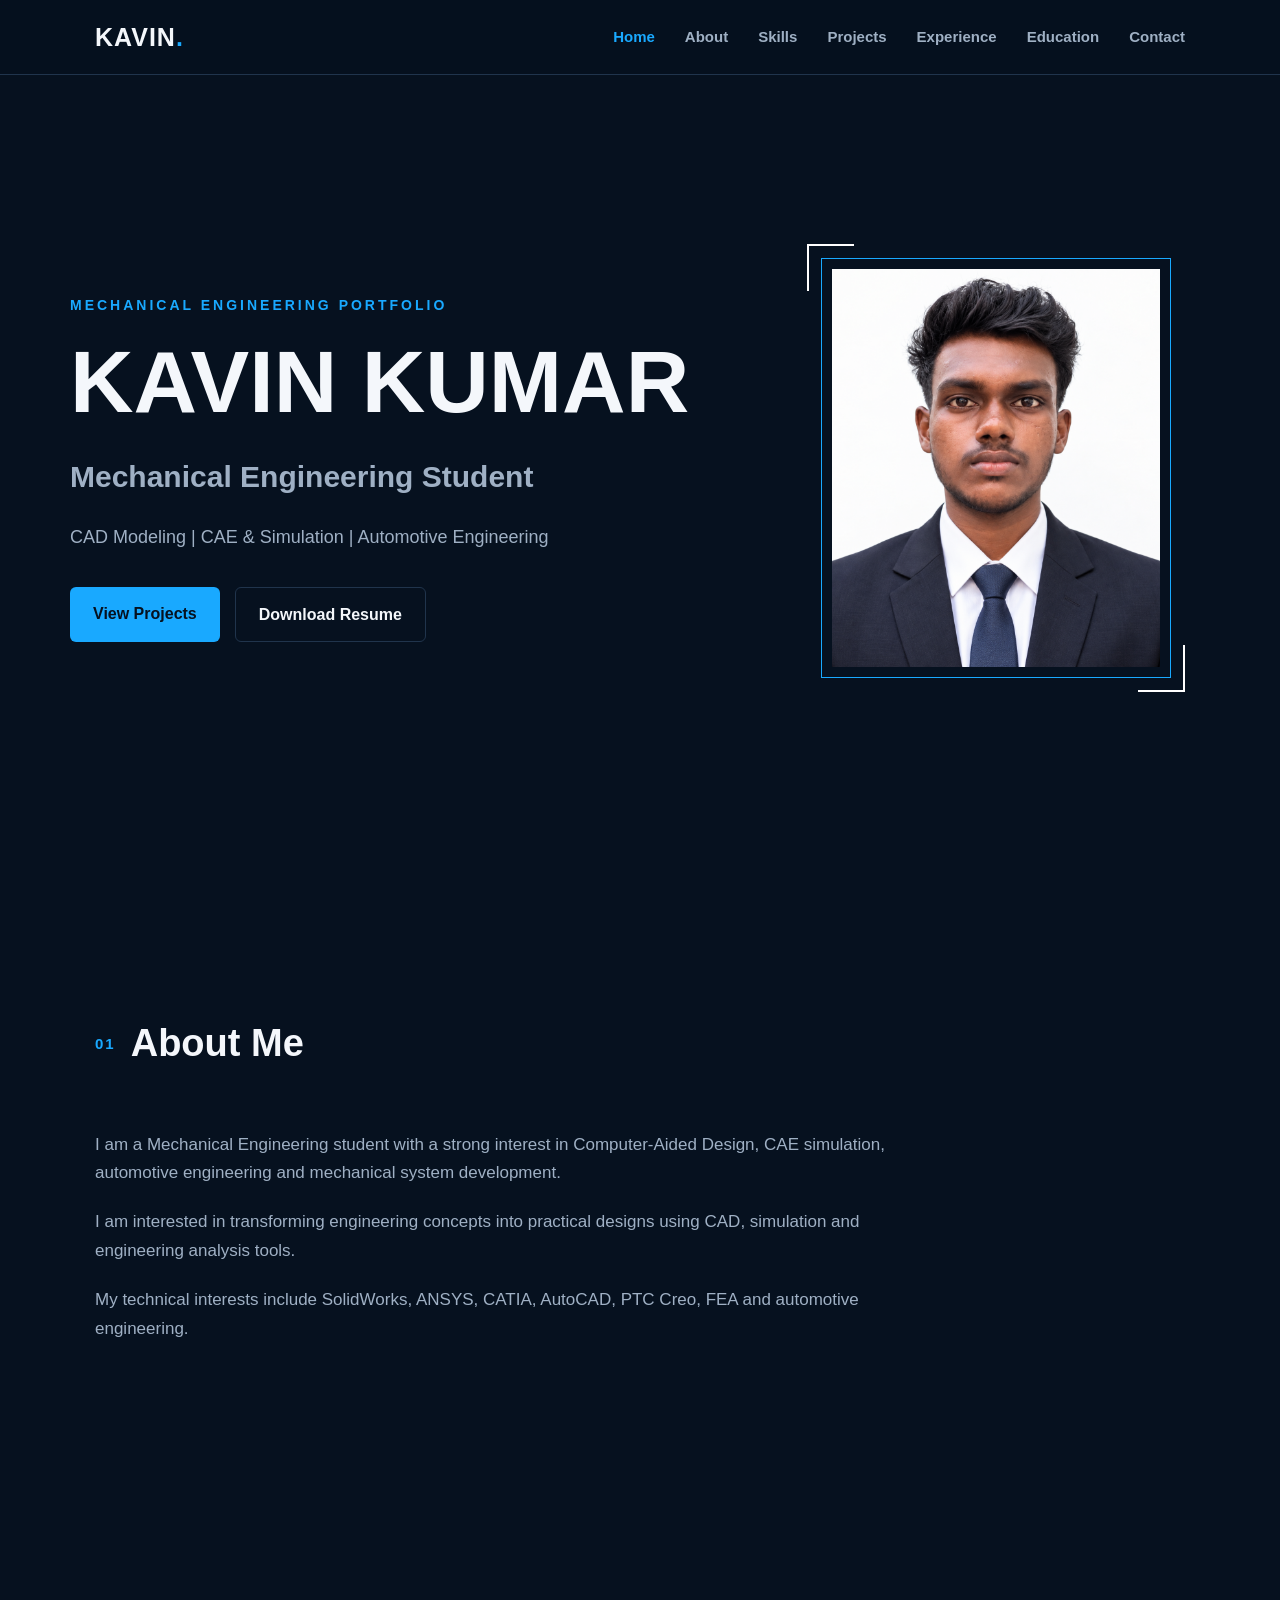
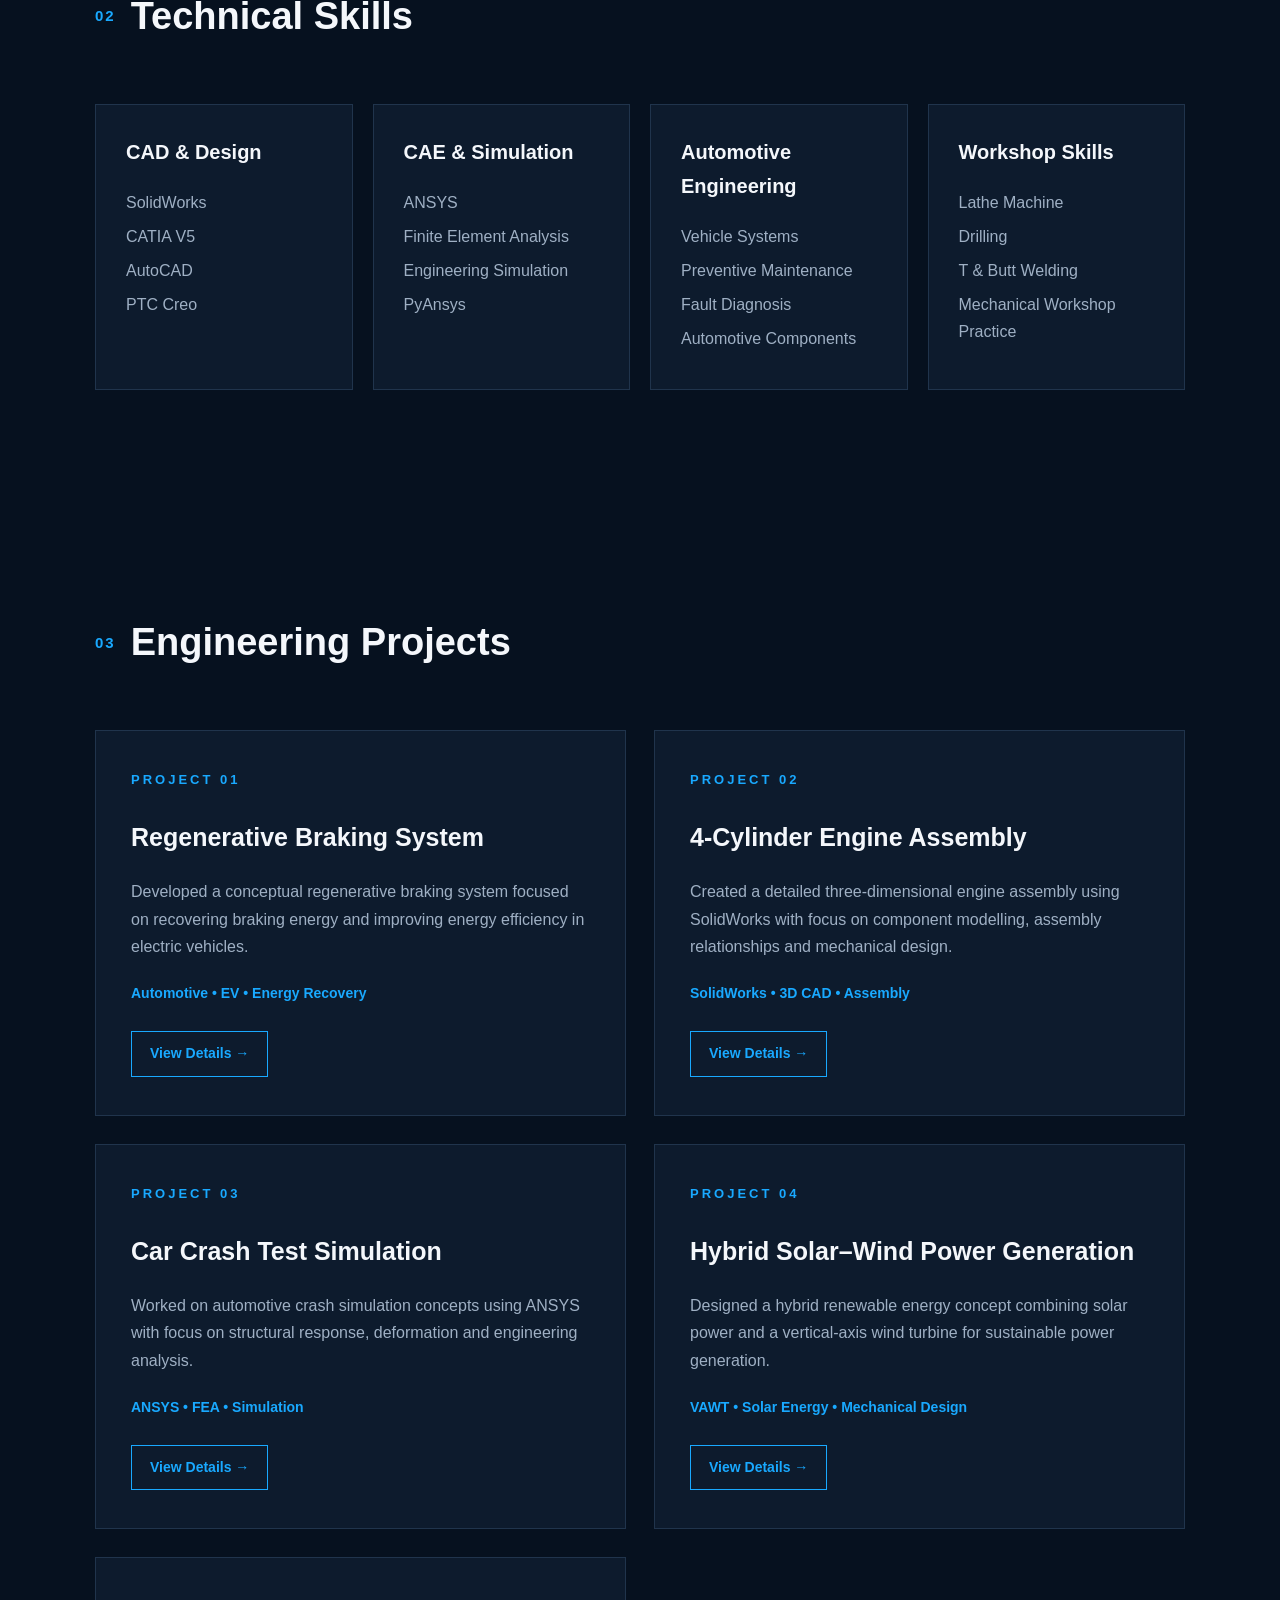
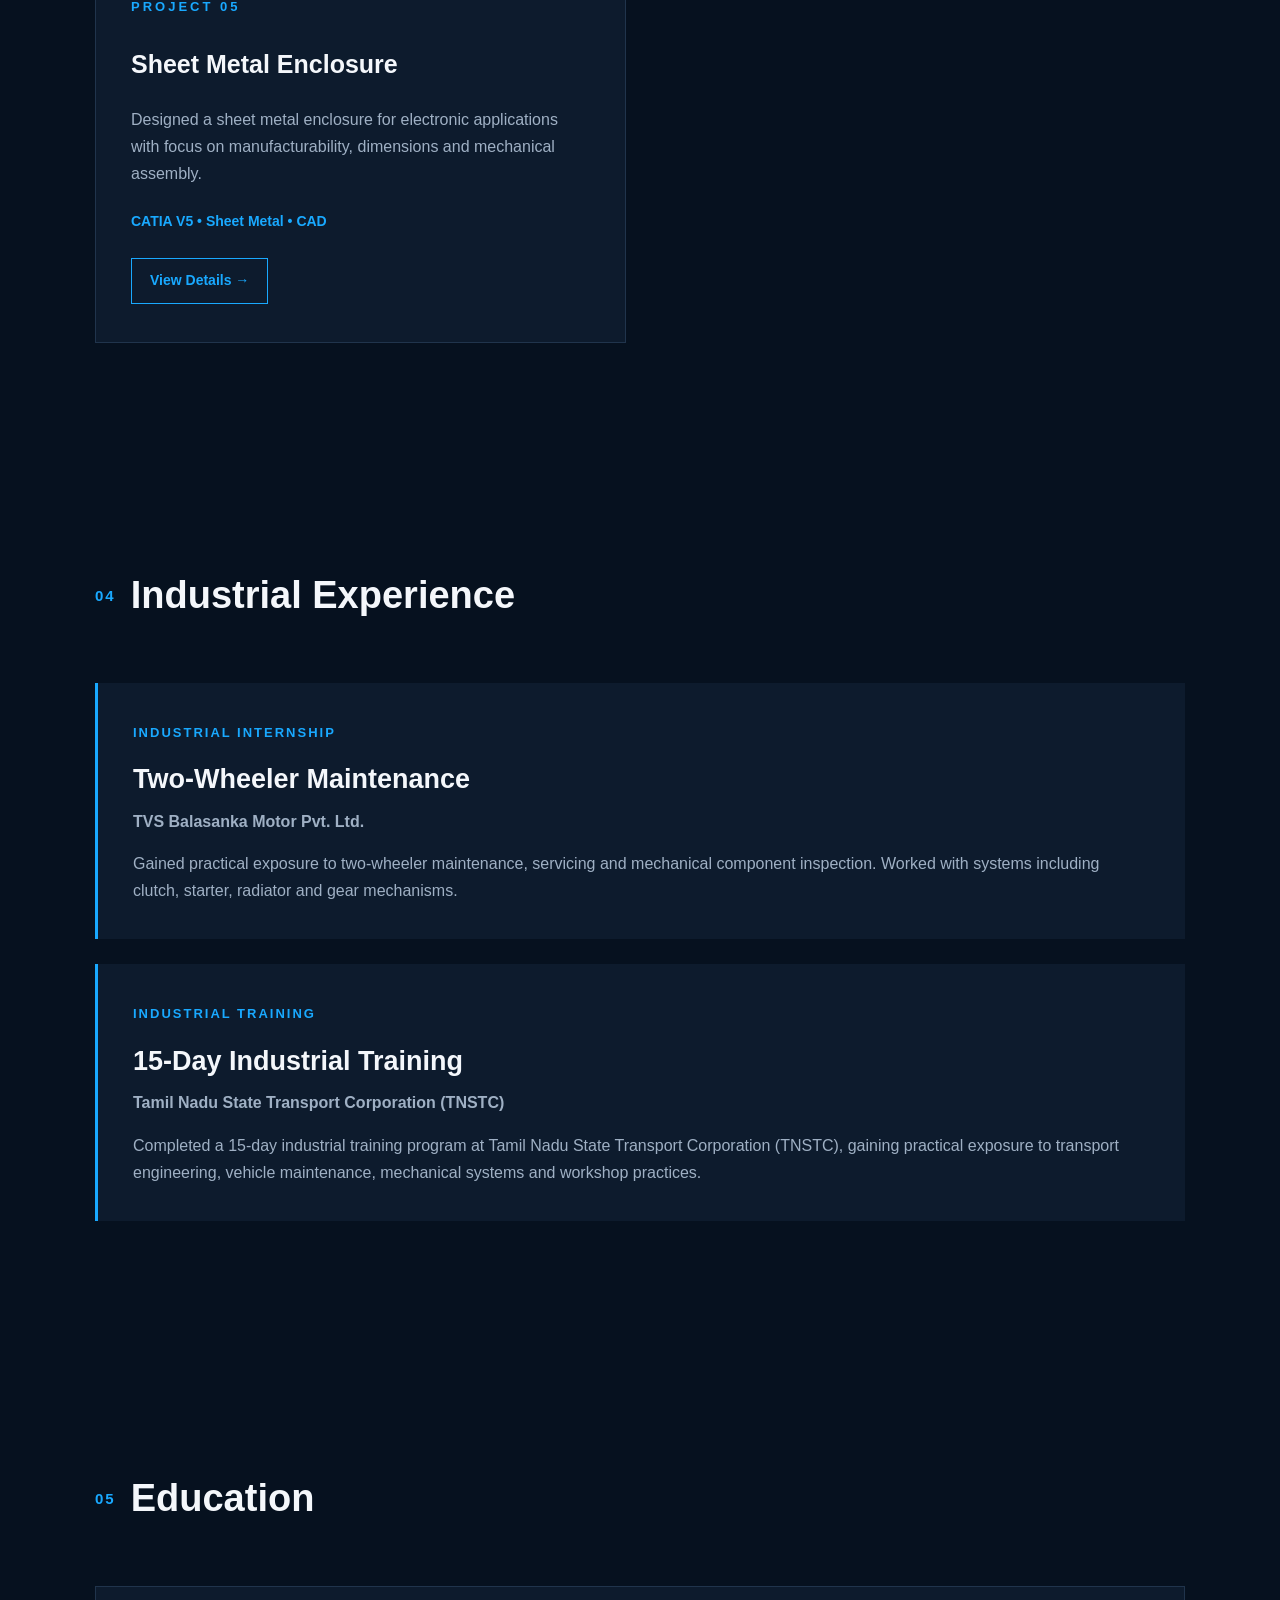
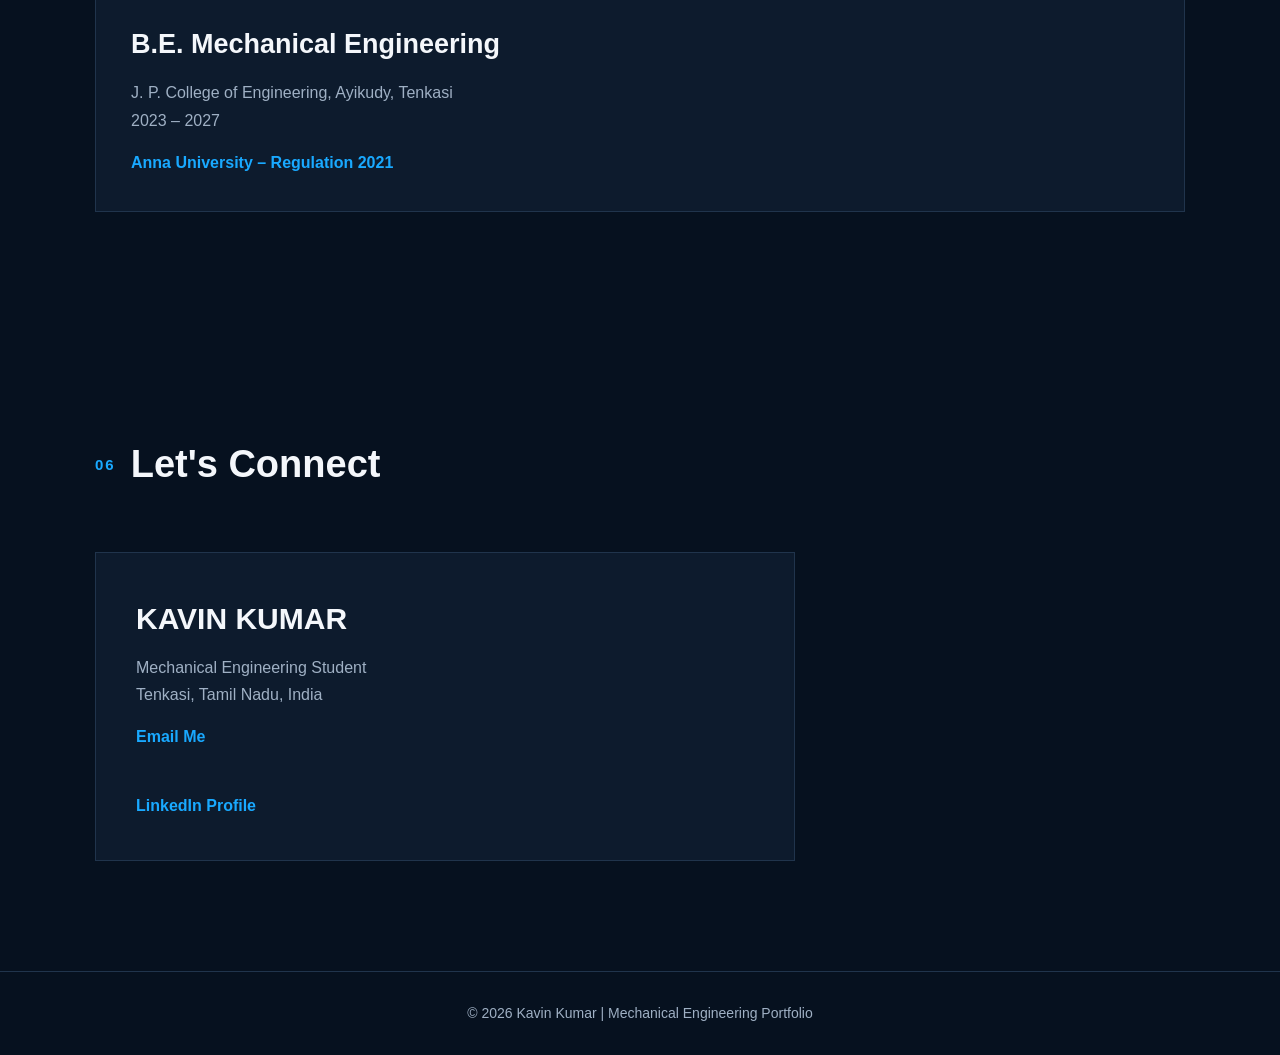
<file: index.html>
<!DOCTYPE html>
<html lang="en">

<head>
    <meta charset="UTF-8">
    <meta name="viewport" content="width=device-width, initial-scale=1.0">

    <title>Kavin Kumar | Mechanical Engineering Portfolio</title>

    <meta name="description"
        content="Kavin Kumar - Mechanical Engineering student portfolio featuring CAD modeling, CAE simulation, automotive engineering projects, technical skills, industrial experience and resume.">

    <link rel="stylesheet" href="style.css">
</head>

<body>

    <!-- ================= HEADER ================= -->

    <header>
        <nav>

            <div class="logo">
                KAVIN<span>.</span>
            </div>

            <ul>
                <li><a href="#home">Home</a></li>
                <li><a href="#about">About</a></li>
                <li><a href="#skills">Skills</a></li>
                <li><a href="#projects">Projects</a></li>
                <li><a href="#experience">Experience</a></li>
                <li><a href="#education">Education</a></li>
                <li><a href="#contact">Contact</a></li>
            </ul>

        </nav>
    </header>


    <!-- ================= HERO ================= -->

    <section id="home" class="hero">

        <div class="hero-content">

            <p class="tag">
                MECHANICAL ENGINEERING PORTFOLIO
            </p>

            <h1>
                KAVIN KUMAR
            </h1>

            <h2>
                Mechanical Engineering Student
            </h2>

            <p class="hero-description">
                CAD Modeling | CAE & Simulation | Automotive Engineering
            </p>

            <div class="hero-buttons">

                <a href="#projects" class="btn primary">
                    View Projects
                </a>

                <a href="resume.pdf"
                   class="btn secondary"
                   download>
                    Download Resume
                </a>

            </div>

        </div>


        <!-- PROFILE IMAGE -->

        <div class="hero-image">

            <div class="image-frame">

                <img src="profile.png"
                     alt="Kavin Kumar - Mechanical Engineering Student">

            </div>

        </div>

    </section>


    <!-- ================= ABOUT ================= -->

    <section id="about">

        <div class="section-title">

            <span>01</span>

            <h2>
                About Me
            </h2>

        </div>


        <div class="about-content">

            <p>
                I am a Mechanical Engineering student with a strong
                interest in Computer-Aided Design, CAE simulation,
                automotive engineering and mechanical system development.
            </p>

            <p>
                I am interested in transforming engineering concepts
                into practical designs using CAD, simulation and
                engineering analysis tools.
            </p>

            <p>
                My technical interests include SolidWorks, ANSYS,
                CATIA, AutoCAD, PTC Creo, FEA and automotive engineering.
            </p>

        </div>

    </section>


    <!-- ================= SKILLS ================= -->

    <section id="skills">

        <div class="section-title">

            <span>02</span>

            <h2>
                Technical Skills
            </h2>

        </div>


        <div class="skills-grid">


            <!-- CAD -->

            <div class="skill-card">

                <h3>
                    CAD & Design
                </h3>

                <p>
                    SolidWorks
                </p>

                <p>
                    CATIA V5
                </p>

                <p>
                    AutoCAD
                </p>

                <p>
                    PTC Creo
                </p>

            </div>


            <!-- CAE -->

            <div class="skill-card">

                <h3>
                    CAE & Simulation
                </h3>

                <p>
                    ANSYS
                </p>

                <p>
                    Finite Element Analysis
                </p>

                <p>
                    Engineering Simulation
                </p>

                <p>
                    PyAnsys
                </p>

            </div>


            <!-- AUTOMOTIVE -->

            <div class="skill-card">

                <h3>
                    Automotive Engineering
                </h3>

                <p>
                    Vehicle Systems
                </p>

                <p>
                    Preventive Maintenance
                </p>

                <p>
                    Fault Diagnosis
                </p>

                <p>
                    Automotive Components
                </p>

            </div>


            <!-- WORKSHOP -->

            <div class="skill-card">

                <h3>
                    Workshop Skills
                </h3>

                <p>
                    Lathe Machine
                </p>

                <p>
                    Drilling
                </p>

                <p>
                    T & Butt Welding
                </p>

                <p>
                    Mechanical Workshop Practice
                </p>

            </div>

        </div>

    </section>


    <!-- ================= PROJECTS ================= -->

    <section id="projects">

        <div class="section-title">

            <span>03</span>

            <h2>
                Engineering Projects
            </h2>

        </div>


        <div class="projects-grid">


            <!-- PROJECT 01 -->

            <article class="project-card">

                <span class="project-number">
                    PROJECT 01
                </span>

                <h3>
                    Regenerative Braking System
                </h3>

                <p>
                    Developed a conceptual regenerative braking system
                    focused on recovering braking energy and improving
                    energy efficiency in electric vehicles.
                </p>

                <div class="project-tech">
                    Automotive • EV • Energy Recovery
                </div>

                <a href="regenerative-braking.html"
                   class="project-btn">

                    View Details →

                </a>

            </article>


            <!-- PROJECT 02 -->

            <article class="project-card">

                <span class="project-number">
                    PROJECT 02
                </span>

                <h3>
                    4-Cylinder Engine Assembly
                </h3>

                <p>
                    Created a detailed three-dimensional engine assembly
                    using SolidWorks with focus on component modelling,
                    assembly relationships and mechanical design.
                </p>

                <div class="project-tech">
                    SolidWorks • 3D CAD • Assembly
                </div>

                <a href="engine-assembly.html"
                   class="project-btn">

                    View Details →

                </a>

            </article>


            <!-- PROJECT 03 -->

            <article class="project-card">

                <span class="project-number">
                    PROJECT 03
                </span>

                <h3>
                    Car Crash Test Simulation
                </h3>

                <p>
                    Worked on automotive crash simulation concepts using
                    ANSYS with focus on structural response, deformation
                    and engineering analysis.
                </p>

                <div class="project-tech">
                    ANSYS • FEA • Simulation
                </div>

                <a href="car-crash.html"
                   class="project-btn">

                    View Details →

                </a>

            </article>


            <!-- PROJECT 04 -->

            <article class="project-card">

                <span class="project-number">
                    PROJECT 04
                </span>

                <h3>
                    Hybrid Solar–Wind Power Generation
                </h3>

                <p>
                    Designed a hybrid renewable energy concept combining
                    solar power and a vertical-axis wind turbine for
                    sustainable power generation.
                </p>

                <div class="project-tech">
                    VAWT • Solar Energy • Mechanical Design
                </div>

                <a href="hybrid-solar-wind.html"
                   class="project-btn">

                    View Details →

                </a>

            </article>


            <!-- PROJECT 05 -->

            <article class="project-card">

                <span class="project-number">
                    PROJECT 05
                </span>

                <h3>
                    Sheet Metal Enclosure
                </h3>

                <p>
                    Designed a sheet metal enclosure for electronic
                    applications with focus on manufacturability,
                    dimensions and mechanical assembly.
                </p>

                <div class="project-tech">
                    CATIA V5 • Sheet Metal • CAD
                </div>

                <a href="sheet-metal-enclosure.html"
                   class="project-btn">

                    View Details →

                </a>

            </article>

        </div>

    </section>


    <!-- ================= EXPERIENCE ================= -->

    <section id="experience">

        <div class="section-title">

            <span>04</span>

            <h2>
                Industrial Experience
            </h2>

        </div>


        <!-- TVS INTERNSHIP -->

        <div class="experience-item">

            <span>
                INDUSTRIAL INTERNSHIP
            </span>

            <h3>
                Two-Wheeler Maintenance
            </h3>

            <h4>
                TVS Balasanka Motor Pvt. Ltd.
            </h4>

            <p>
                Gained practical exposure to two-wheeler maintenance,
                servicing and mechanical component inspection.
                Worked with systems including clutch, starter,
                radiator and gear mechanisms.
            </p>

        </div>


        <!-- TNSTC INDUSTRIAL TRAINING -->

        <div class="experience-item">

            <span>
                INDUSTRIAL TRAINING
            </span>

            <h3>
                15-Day Industrial Training
            </h3>

            <h4>
                Tamil Nadu State Transport Corporation (TNSTC)
            </h4>

            <p>
                Completed a 15-day industrial training program at
                Tamil Nadu State Transport Corporation (TNSTC),
                gaining practical exposure to transport engineering,
                vehicle maintenance, mechanical systems and
                workshop practices.
            </p>

        </div>

    </section>


    <!-- ================= EDUCATION ================= -->

    <section id="education">

        <div class="section-title">

            <span>05</span>

            <h2>
                Education
            </h2>

        </div>


        <div class="education-card">

            <h3>
                B.E. Mechanical Engineering
            </h3>

            <p>
                J. P. College of Engineering, Ayikudy, Tenkasi
            </p>

            <p>
                2023 – 2027
            </p>

            <strong>
                Anna University – Regulation 2021
            </strong>

        </div>

    </section>


    <!-- ================= CONTACT ================= -->

    <section id="contact">

        <div class="section-title">

            <span>06</span>

            <h2>
                Let's Connect
            </h2>

        </div>


        <div class="contact-content">

            <h3>
                KAVIN KUMAR
            </h3>

            <p>
                Mechanical Engineering Student
            </p>

            <p>
                Tenkasi, Tamil Nadu, India
            </p>


            <a href="mailto:kavinkumar2k5@gmail.com">
                Email Me
            </a>


            <br>
            <br>


            <a href="https://linkedin.com/in/kavinkumar-m-a1230a357"
               target="_blank"
               rel="noopener noreferrer">

                LinkedIn Profile

            </a>

        </div>

    </section>


    <!-- ================= FOOTER ================= -->

    <footer>

        <p>
            © 2026 Kavin Kumar | Mechanical Engineering Portfolio
        </p>

    </footer>


    <script src="script.js"></script>

</body>

</html>
</file>
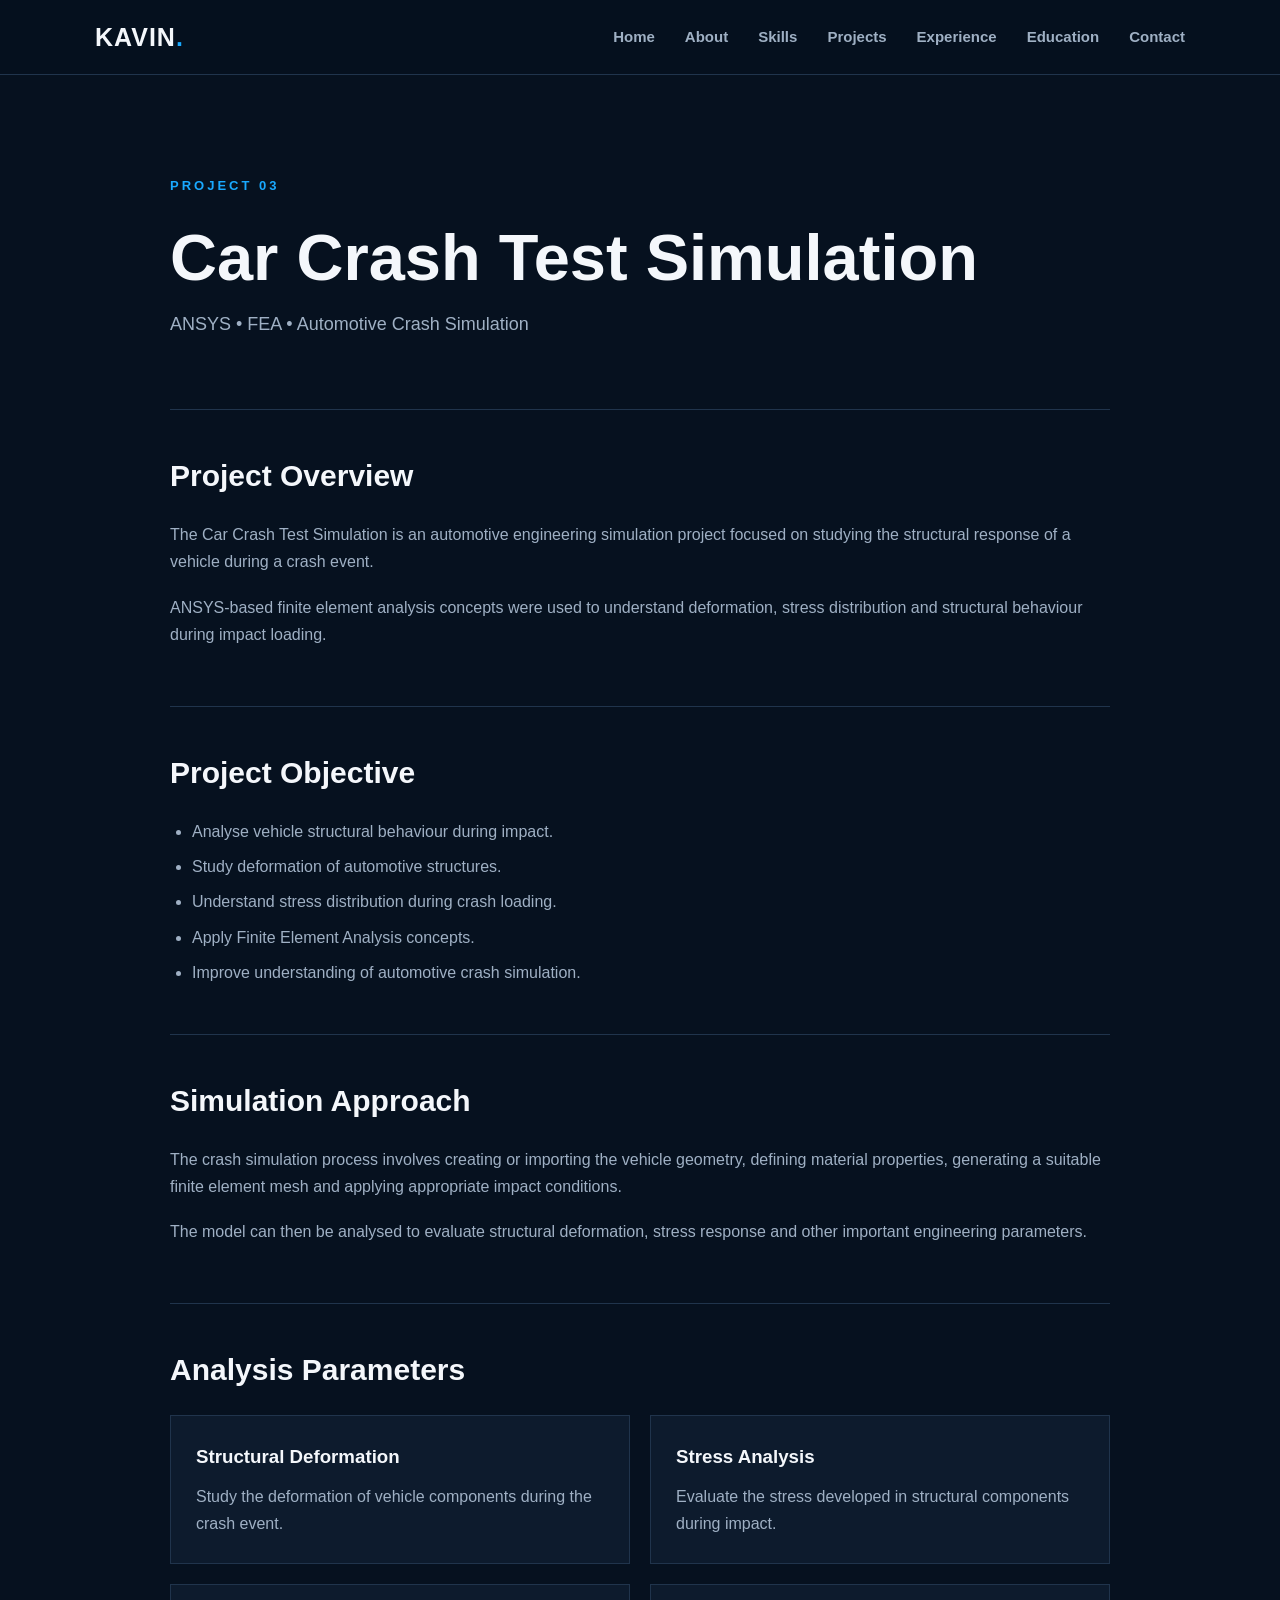
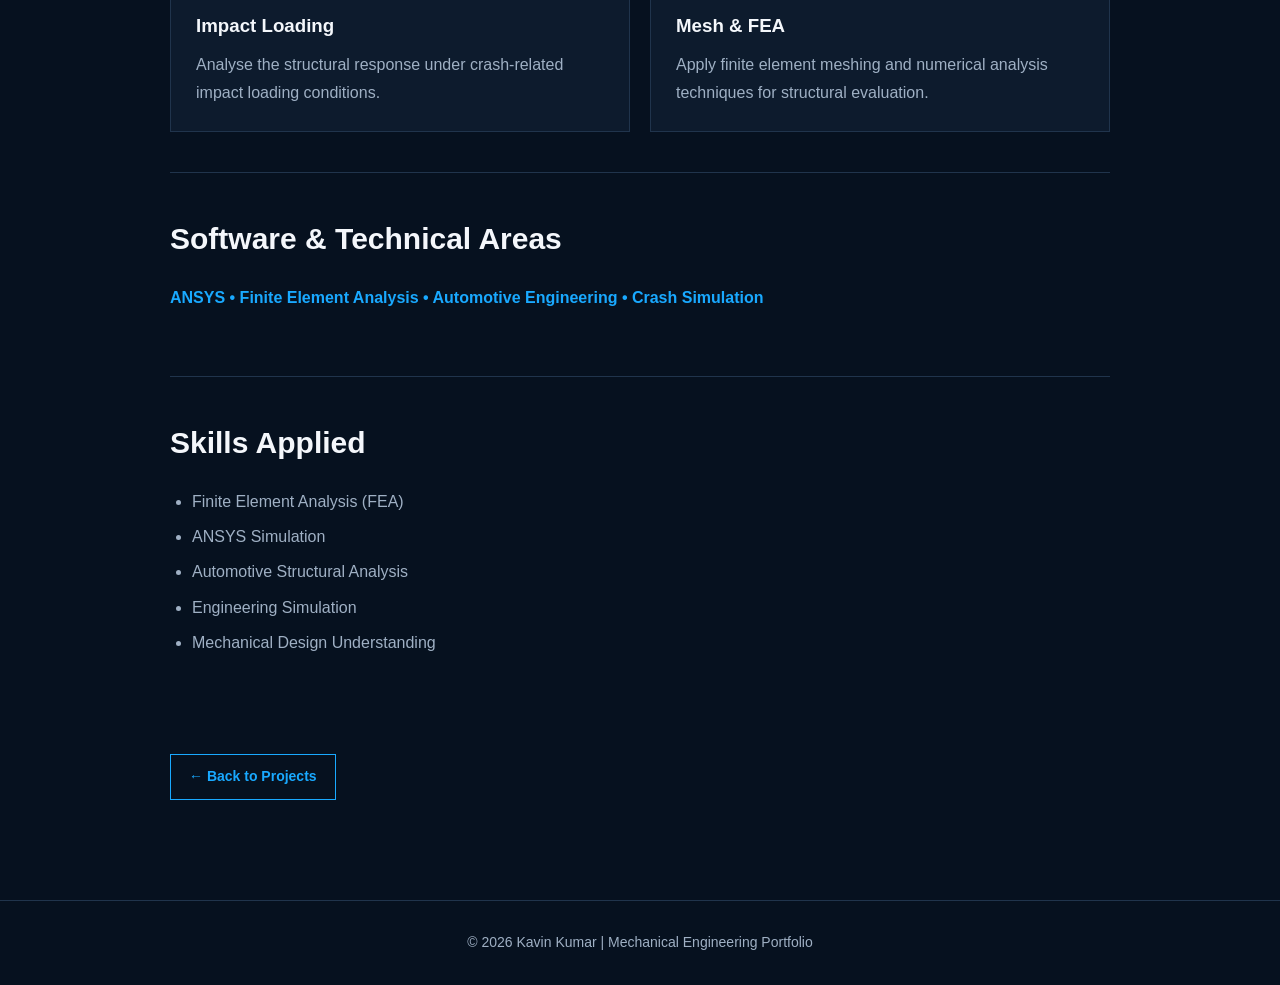
<file: car-crash.html>
<!DOCTYPE html>
<html lang="en">

<head>
    <meta charset="UTF-8">
    <meta name="viewport" content="width=device-width, initial-scale=1.0">

    <title>Car Crash Test Simulation | Kavin Kumar</title>

    <link rel="stylesheet" href="../style.css">
</head>

<body>

    <header>

        <nav>

            <div class="logo">
                KAVIN<span>.</span>
            </div>

            <ul>

                <li>
                    <a href="../index.html">
                        Home
                    </a>
                </li>

                <li>
                    <a href="../index.html#about">
                        About
                    </a>
                </li>

                <li>
                    <a href="../index.html#skills">
                        Skills
                    </a>
                </li>

                <li>
                    <a href="../index.html#projects">
                        Projects
                    </a>
                </li>

                <li>
                    <a href="../index.html#experience">
                        Experience
                    </a>
                </li>

                <li>
                    <a href="../index.html#education">
                        Education
                    </a>
                </li>

                <li>
                    <a href="../index.html#contact">
                        Contact
                    </a>
                </li>

            </ul>

        </nav>

    </header>


    <main class="project-details">


        <!-- PROJECT HEADER -->

        <div class="project-header">

            <span class="project-number">
                PROJECT 03
            </span>

            <h1>
                Car Crash Test Simulation
            </h1>

            <p>
                ANSYS • FEA • Automotive Crash Simulation
            </p>

        </div>


        <!-- PROJECT OVERVIEW -->

        <section class="project-section">

            <h2>
                Project Overview
            </h2>

            <p>
                The Car Crash Test Simulation is an automotive
                engineering simulation project focused on studying
                the structural response of a vehicle during a
                crash event.
            </p>

            <p>
                ANSYS-based finite element analysis concepts were
                used to understand deformation, stress distribution
                and structural behaviour during impact loading.
            </p>

        </section>


        <!-- PROJECT OBJECTIVE -->

        <section class="project-section">

            <h2>
                Project Objective
            </h2>

            <ul>

                <li>
                    Analyse vehicle structural behaviour during impact.
                </li>

                <li>
                    Study deformation of automotive structures.
                </li>

                <li>
                    Understand stress distribution during crash loading.
                </li>

                <li>
                    Apply Finite Element Analysis concepts.
                </li>

                <li>
                    Improve understanding of automotive crash simulation.
                </li>

            </ul>

        </section>


        <!-- SIMULATION APPROACH -->

        <section class="project-section">

            <h2>
                Simulation Approach
            </h2>

            <p>
                The crash simulation process involves creating or
                importing the vehicle geometry, defining material
                properties, generating a suitable finite element mesh
                and applying appropriate impact conditions.
            </p>

            <p>
                The model can then be analysed to evaluate structural
                deformation, stress response and other important
                engineering parameters.
            </p>

        </section>


        <!-- ANALYSIS PARAMETERS -->

        <section class="project-section">

            <h2>
                Analysis Parameters
            </h2>

            <div class="component-grid">


                <div class="component-card">

                    <h3>
                        Structural Deformation
                    </h3>

                    <p>
                        Study the deformation of vehicle components
                        during the crash event.
                    </p>

                </div>


                <div class="component-card">

                    <h3>
                        Stress Analysis
                    </h3>

                    <p>
                        Evaluate the stress developed in structural
                        components during impact.
                    </p>

                </div>


                <div class="component-card">

                    <h3>
                        Impact Loading
                    </h3>

                    <p>
                        Analyse the structural response under
                        crash-related impact loading conditions.
                    </p>

                </div>


                <div class="component-card">

                    <h3>
                        Mesh & FEA
                    </h3>

                    <p>
                        Apply finite element meshing and numerical
                        analysis techniques for structural evaluation.
                    </p>

                </div>


            </div>

        </section>


        <!-- SOFTWARE -->

        <section class="project-section">

            <h2>
                Software & Technical Areas
            </h2>

            <div class="project-tech large-tech">

                ANSYS • Finite Element Analysis •
                Automotive Engineering • Crash Simulation

            </div>

        </section>


        <!-- SKILLS -->

        <section class="project-section">

            <h2>
                Skills Applied
            </h2>

            <ul>

                <li>
                    Finite Element Analysis (FEA)
                </li>

                <li>
                    ANSYS Simulation
                </li>

                <li>
                    Automotive Structural Analysis
                </li>

                <li>
                    Engineering Simulation
                </li>

                <li>
                    Mechanical Design Understanding
                </li>

            </ul>

        </section>


        <!-- BACK BUTTON -->

        <div class="project-navigation">

            <a
                href="../index.html#projects"
                class="project-btn"
            >
                ← Back to Projects
            </a>

        </div>


    </main>


    <footer>

        <p>
            © 2026 Kavin Kumar | Mechanical Engineering Portfolio
        </p>

    </footer>


    <script src="../script.js"></script>

</body>

</html>
</file>
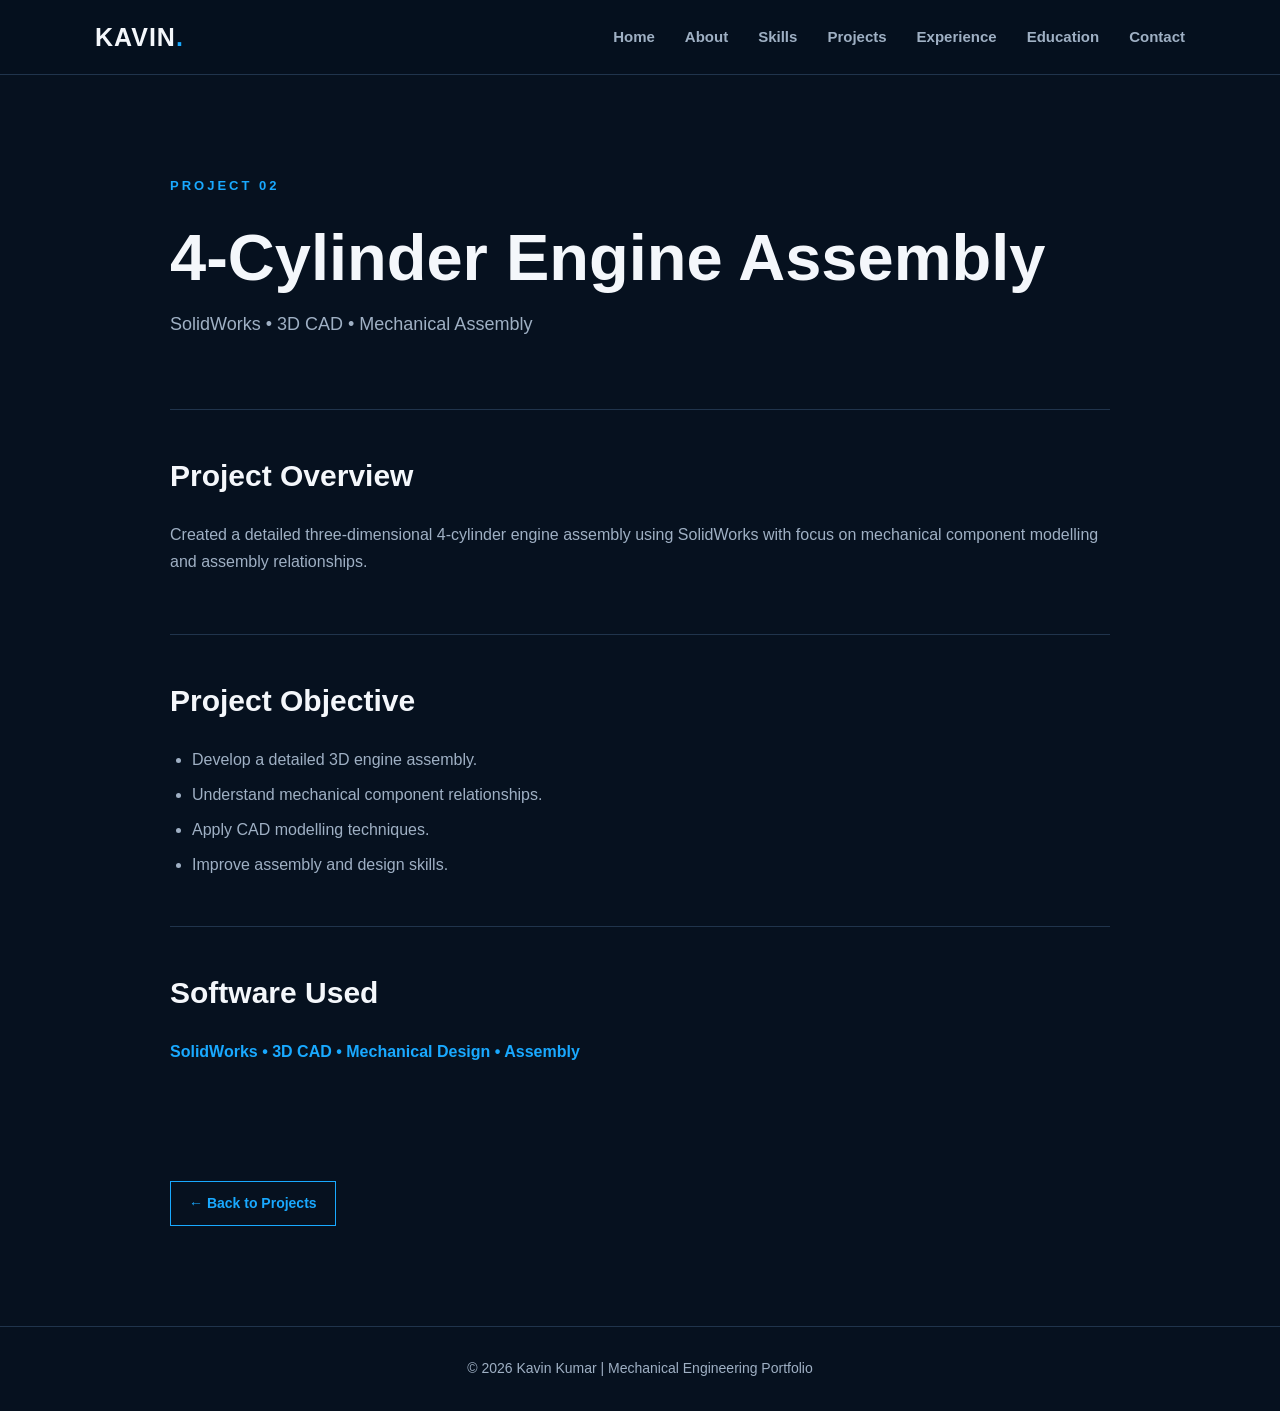
<file: engine-assembly.html>
<!DOCTYPE html>
<html lang="en">

<head>
    <meta charset="UTF-8">
    <meta name="viewport" content="width=device-width, initial-scale=1.0">

    <title>4-Cylinder Engine Assembly | Kavin Kumar</title>

    <link rel="stylesheet" href="../style.css">
</head>

<body>

    <header>

        <nav>

            <div class="logo">
                KAVIN<span>.</span>
            </div>

            <ul>
                <li><a href="../index.html">Home</a></li>
                <li><a href="../index.html#about">About</a></li>
                <li><a href="../index.html#skills">Skills</a></li>
                <li><a href="../index.html#projects">Projects</a></li>
                <li><a href="../index.html#experience">Experience</a></li>
                <li><a href="../index.html#education">Education</a></li>
                <li><a href="../index.html#contact">Contact</a></li>
            </ul>

        </nav>

    </header>


    <main class="project-details">

        <div class="project-header">

            <span class="project-number">
                PROJECT 02
            </span>

            <h1>
                4-Cylinder Engine Assembly
            </h1>

            <p>
                SolidWorks • 3D CAD • Mechanical Assembly
            </p>

        </div>


        <section class="project-section">

            <h2>
                Project Overview
            </h2>

            <p>
                Created a detailed three-dimensional 4-cylinder engine
                assembly using SolidWorks with focus on mechanical
                component modelling and assembly relationships.
            </p>

        </section>


        <section class="project-section">

            <h2>
                Project Objective
            </h2>

            <ul>
                <li>Develop a detailed 3D engine assembly.</li>
                <li>Understand mechanical component relationships.</li>
                <li>Apply CAD modelling techniques.</li>
                <li>Improve assembly and design skills.</li>
            </ul>

        </section>


        <section class="project-section">

            <h2>
                Software Used
            </h2>

            <div class="project-tech large-tech">
                SolidWorks • 3D CAD • Mechanical Design • Assembly
            </div>

        </section>


        <div class="project-navigation">

            <a
                href="../index.html#projects"
                class="project-btn"
            >
                ← Back to Projects
            </a>

        </div>

    </main>


    <footer>

        <p>
            © 2026 Kavin Kumar | Mechanical Engineering Portfolio
        </p>

    </footer>


    <script src="../script.js"></script>

</body>

</html>
</file>
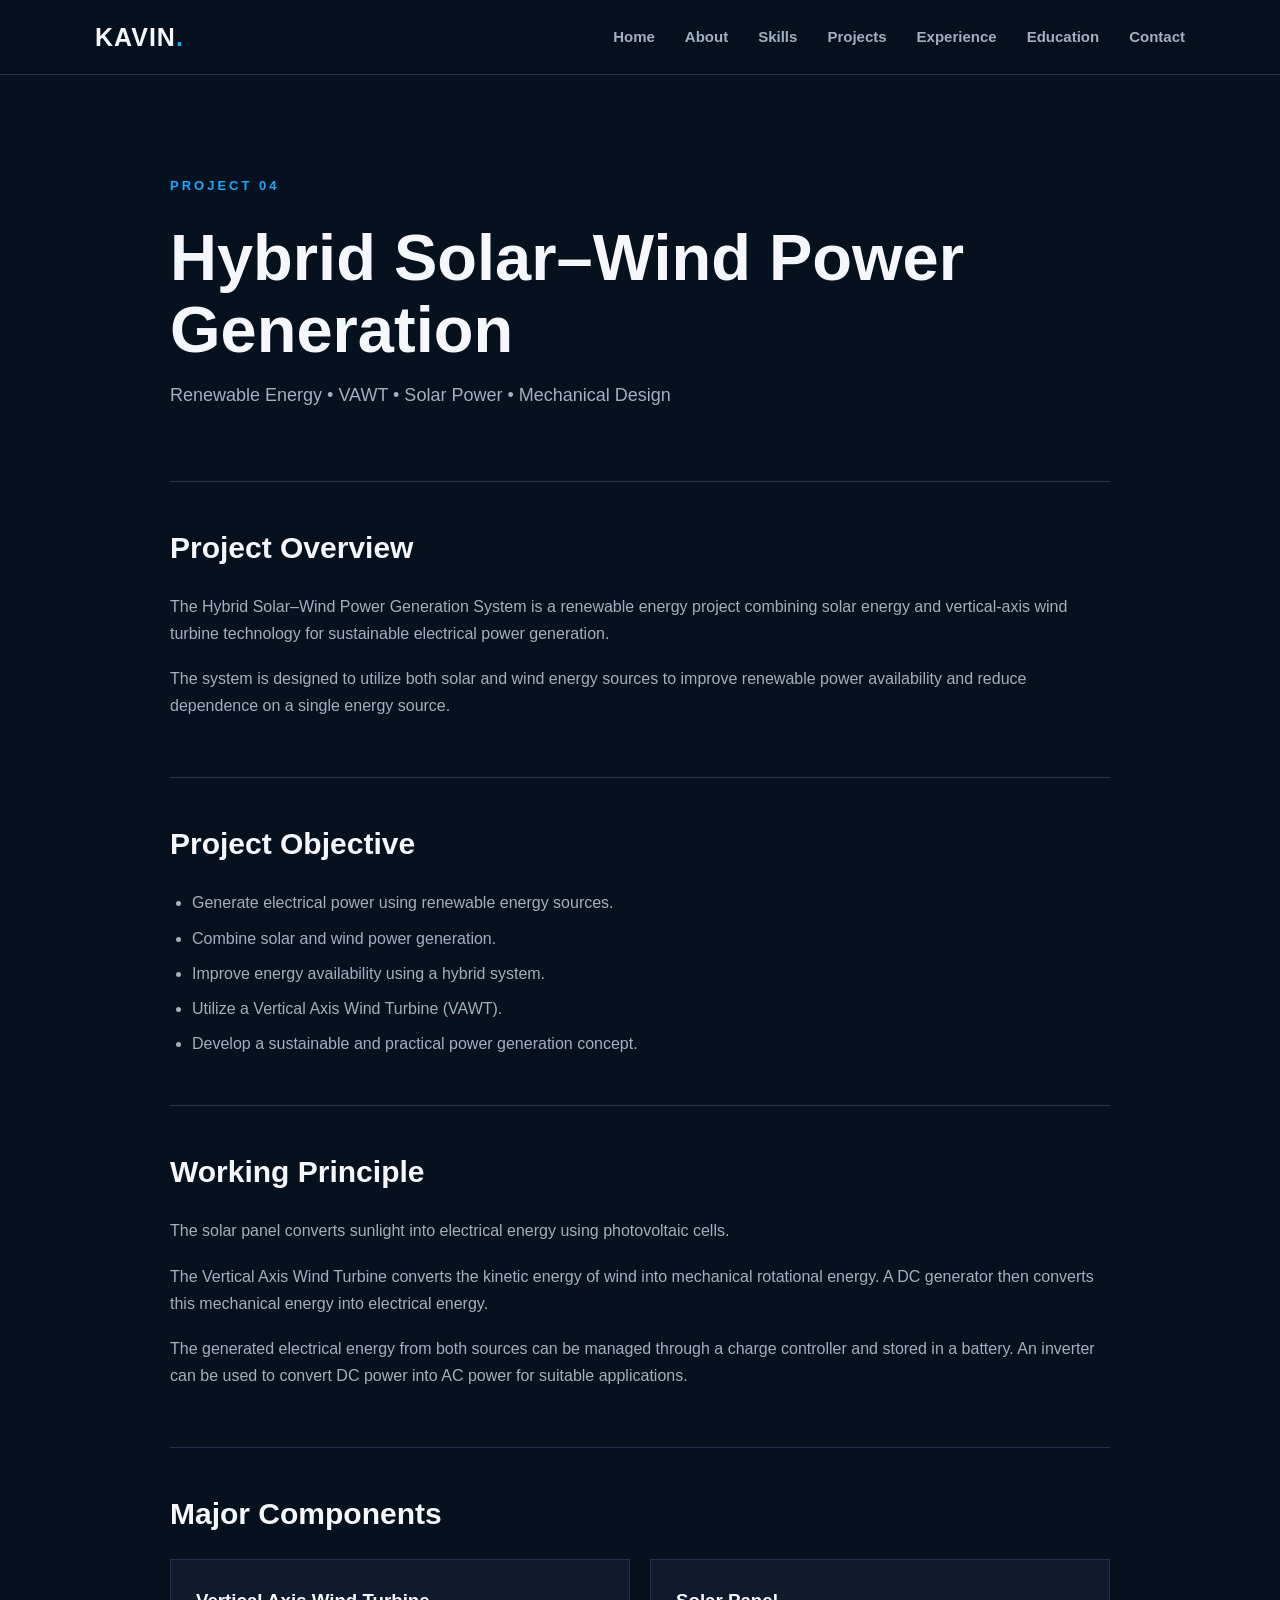
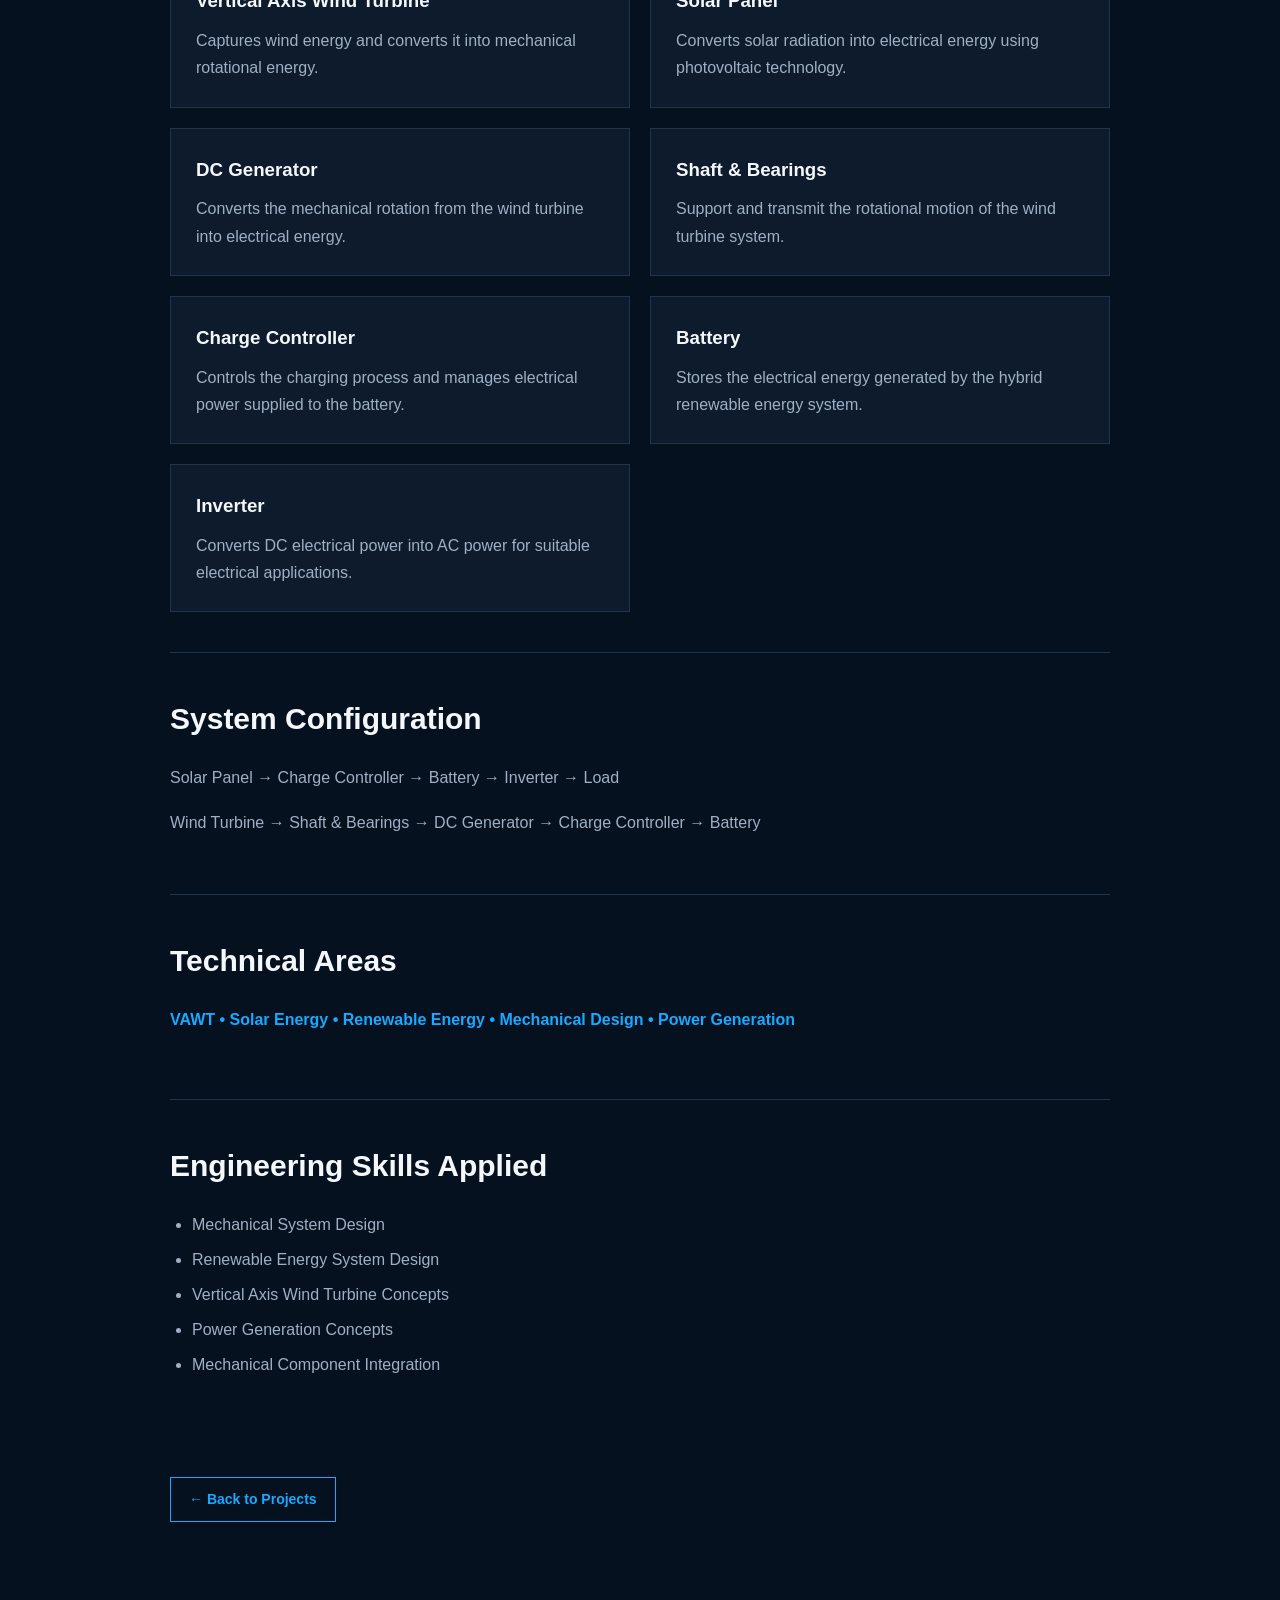
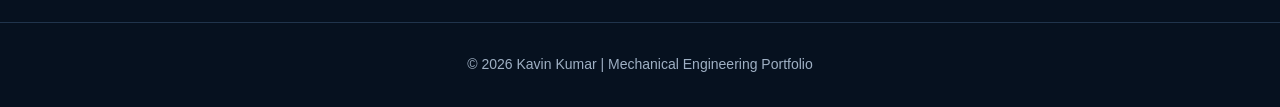
<file: hybrid-solar-wind.html>
<!DOCTYPE html>
<html lang="en">

<head>
    <meta charset="UTF-8">
    <meta name="viewport" content="width=device-width, initial-scale=1.0">

    <title>Hybrid Solar–Wind Power Generation | Kavin Kumar</title>

    <link rel="stylesheet" href="../style.css">
</head>

<body>

    <header>

        <nav>

            <div class="logo">
                KAVIN<span>.</span>
            </div>

            <ul>

                <li>
                    <a href="../index.html">
                        Home
                    </a>
                </li>

                <li>
                    <a href="../index.html#about">
                        About
                    </a>
                </li>

                <li>
                    <a href="../index.html#skills">
                        Skills
                    </a>
                </li>

                <li>
                    <a href="../index.html#projects">
                        Projects
                    </a>
                </li>

                <li>
                    <a href="../index.html#experience">
                        Experience
                    </a>
                </li>

                <li>
                    <a href="../index.html#education">
                        Education
                    </a>
                </li>

                <li>
                    <a href="../index.html#contact">
                        Contact
                    </a>
                </li>

            </ul>

        </nav>

    </header>


    <main class="project-details">


        <div class="project-header">

            <span class="project-number">
                PROJECT 04
            </span>

            <h1>
                Hybrid Solar–Wind Power Generation
            </h1>

            <p>
                Renewable Energy • VAWT • Solar Power • Mechanical Design
            </p>

        </div>


        <section class="project-section">

            <h2>
                Project Overview
            </h2>

            <p>
                The Hybrid Solar–Wind Power Generation System is a
                renewable energy project combining solar energy and
                vertical-axis wind turbine technology for sustainable
                electrical power generation.
            </p>

            <p>
                The system is designed to utilize both solar and wind
                energy sources to improve renewable power availability
                and reduce dependence on a single energy source.
            </p>

        </section>


        <section class="project-section">

            <h2>
                Project Objective
            </h2>

            <ul>

                <li>
                    Generate electrical power using renewable energy sources.
                </li>

                <li>
                    Combine solar and wind power generation.
                </li>

                <li>
                    Improve energy availability using a hybrid system.
                </li>

                <li>
                    Utilize a Vertical Axis Wind Turbine (VAWT).
                </li>

                <li>
                    Develop a sustainable and practical power generation concept.
                </li>

            </ul>

        </section>


        <section class="project-section">

            <h2>
                Working Principle
            </h2>

            <p>
                The solar panel converts sunlight into electrical energy
                using photovoltaic cells.
            </p>

            <p>
                The Vertical Axis Wind Turbine converts the kinetic energy
                of wind into mechanical rotational energy. A DC generator
                then converts this mechanical energy into electrical energy.
            </p>

            <p>
                The generated electrical energy from both sources can be
                managed through a charge controller and stored in a battery.
                An inverter can be used to convert DC power into AC power
                for suitable applications.
            </p>

        </section>


        <section class="project-section">

            <h2>
                Major Components
            </h2>

            <div class="component-grid">


                <div class="component-card">

                    <h3>
                        Vertical Axis Wind Turbine
                    </h3>

                    <p>
                        Captures wind energy and converts it into
                        mechanical rotational energy.
                    </p>

                </div>


                <div class="component-card">

                    <h3>
                        Solar Panel
                    </h3>

                    <p>
                        Converts solar radiation into electrical energy
                        using photovoltaic technology.
                    </p>

                </div>


                <div class="component-card">

                    <h3>
                        DC Generator
                    </h3>

                    <p>
                        Converts the mechanical rotation from the wind
                        turbine into electrical energy.
                    </p>

                </div>


                <div class="component-card">

                    <h3>
                        Shaft & Bearings
                    </h3>

                    <p>
                        Support and transmit the rotational motion of
                        the wind turbine system.
                    </p>

                </div>


                <div class="component-card">

                    <h3>
                        Charge Controller
                    </h3>

                    <p>
                        Controls the charging process and manages
                        electrical power supplied to the battery.
                    </p>

                </div>


                <div class="component-card">

                    <h3>
                        Battery
                    </h3>

                    <p>
                        Stores the electrical energy generated by the
                        hybrid renewable energy system.
                    </p>

                </div>


                <div class="component-card">

                    <h3>
                        Inverter
                    </h3>

                    <p>
                        Converts DC electrical power into AC power
                        for suitable electrical applications.
                    </p>

                </div>


            </div>

        </section>


        <section class="project-section">

            <h2>
                System Configuration
            </h2>

            <p class="large-tech">

                Solar Panel
                →
                Charge Controller
                →
                Battery
                →
                Inverter
                →
                Load

            </p>

            <p class="large-tech">

                Wind Turbine
                →
                Shaft & Bearings
                →
                DC Generator
                →
                Charge Controller
                →
                Battery

            </p>

        </section>


        <section class="project-section">

            <h2>
                Technical Areas
            </h2>

            <div class="project-tech large-tech">

                VAWT • Solar Energy • Renewable Energy •
                Mechanical Design • Power Generation

            </div>

        </section>


        <section class="project-section">

            <h2>
                Engineering Skills Applied
            </h2>

            <ul>

                <li>
                    Mechanical System Design
                </li>

                <li>
                    Renewable Energy System Design
                </li>

                <li>
                    Vertical Axis Wind Turbine Concepts
                </li>

                <li>
                    Power Generation Concepts
                </li>

                <li>
                    Mechanical Component Integration
                </li>

            </ul>

        </section>


        <div class="project-navigation">

            <a
                href="../index.html#projects"
                class="project-btn"
            >
                ← Back to Projects
            </a>

        </div>


    </main>


    <footer>

        <p>
            © 2026 Kavin Kumar | Mechanical Engineering Portfolio
        </p>

    </footer>


    <script src="../script.js"></script>

</body>

</html>
</file>
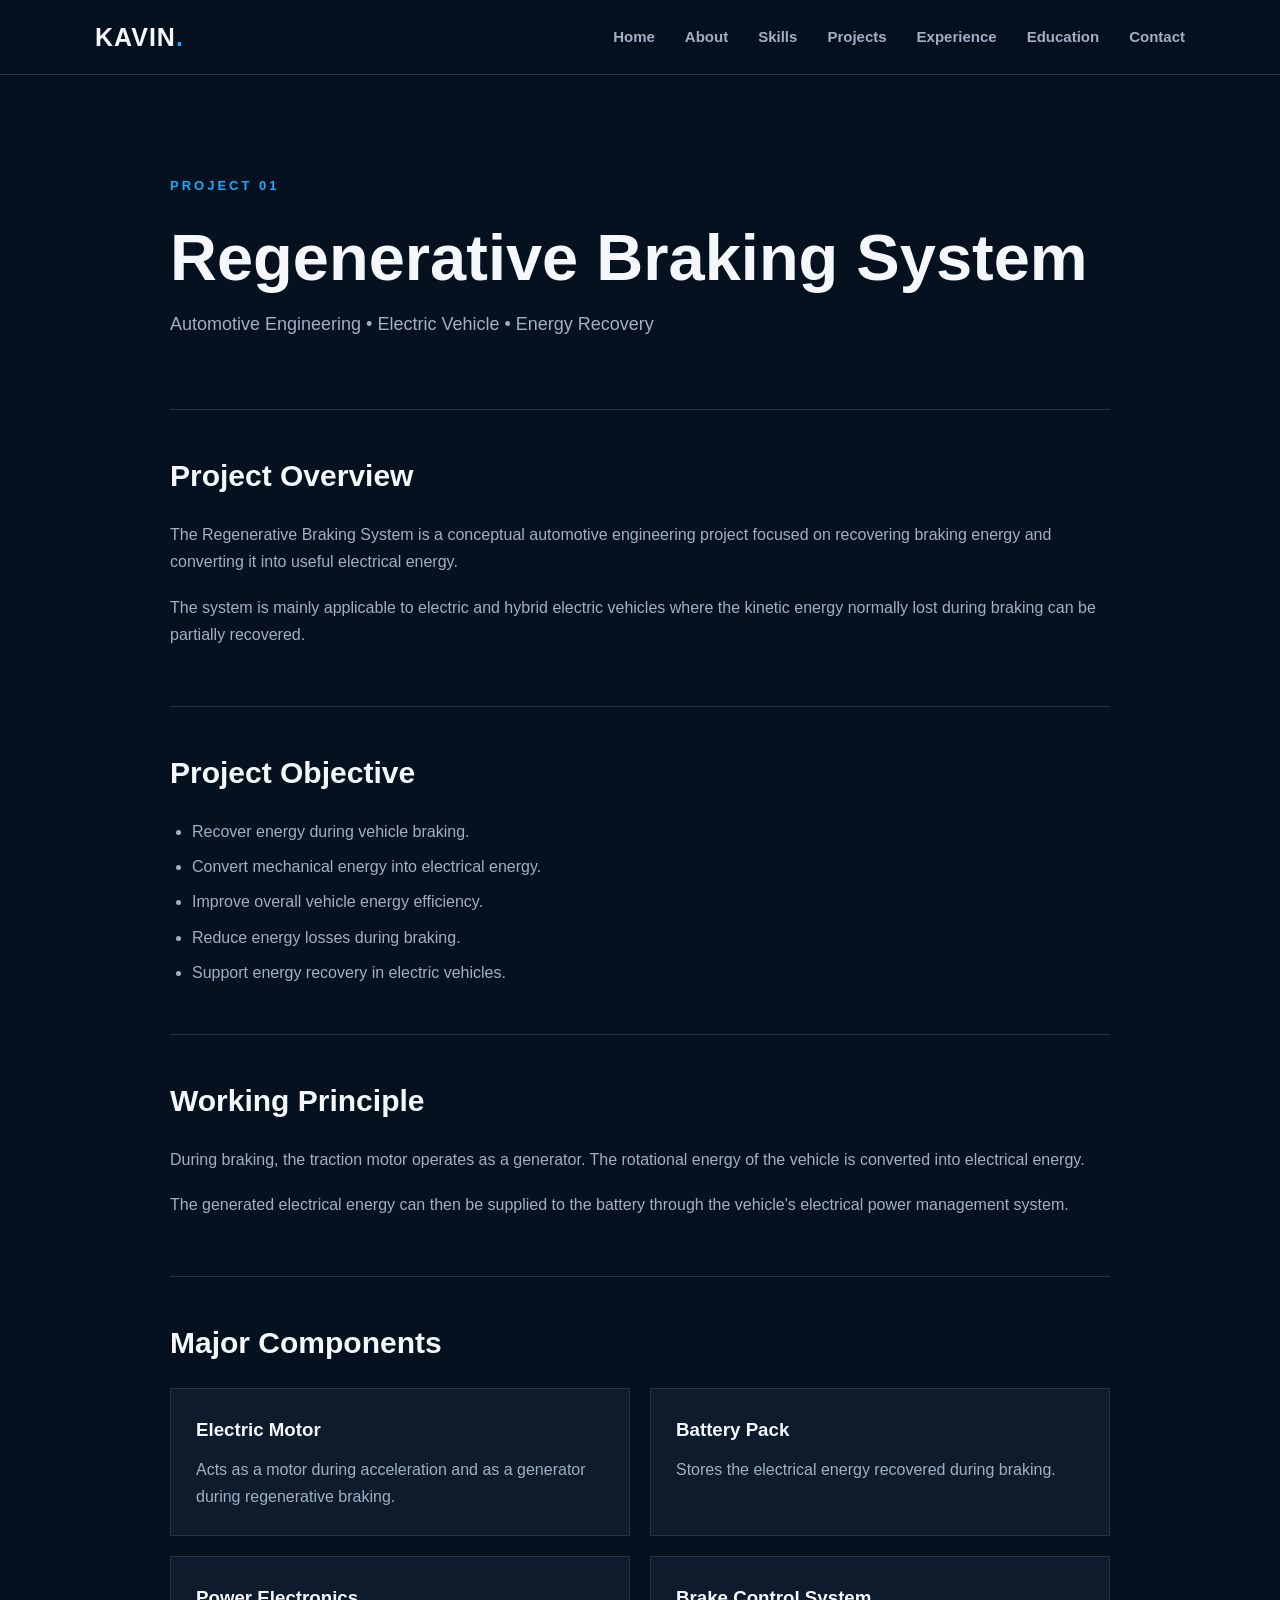
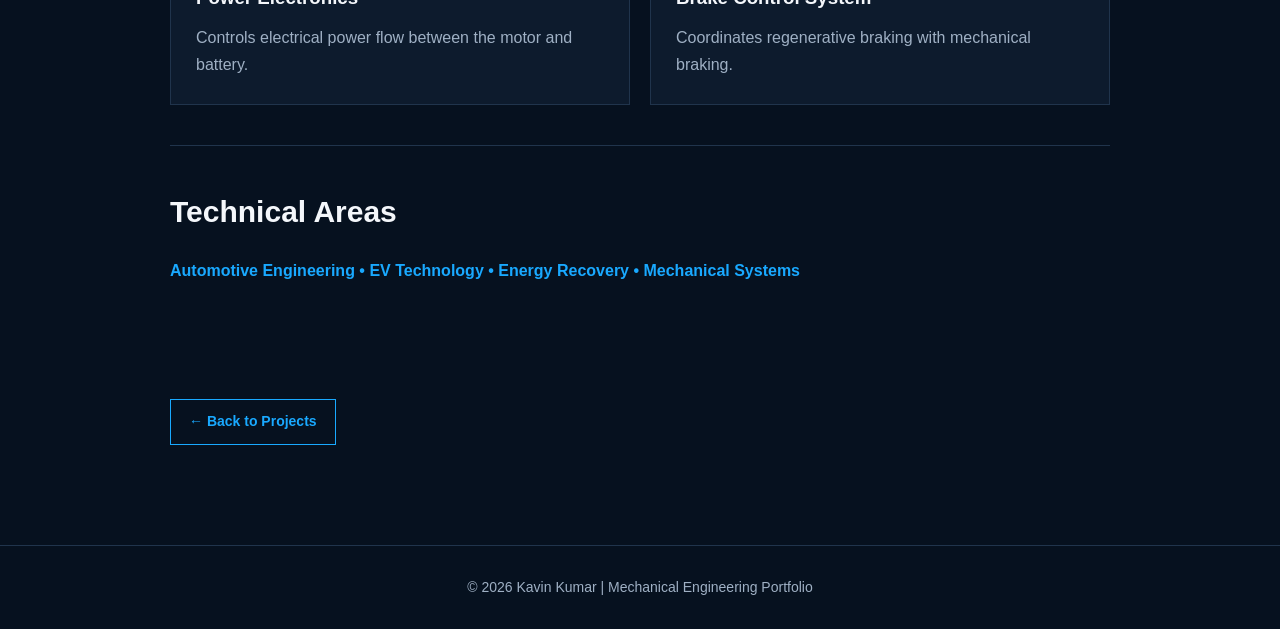
<file: regenerative-braking.html>
<!DOCTYPE html>
<html lang="en">

<head>

    <meta charset="UTF-8">

    <meta name="viewport" content="width=device-width, initial-scale=1.0">

    <title>Regenerative Braking System | Kavin Kumar</title>

    <link rel="stylesheet" href="../style.css">

</head>


<body>


    <!-- HEADER -->

    <header>

        <nav>

            <div class="logo">
                KAVIN<span>.</span>
            </div>


            <ul>

                <li>
                    <a href="../index.html">
                        Home
                    </a>
                </li>

                <li>
                    <a href="../index.html#about">
                        About
                    </a>
                </li>

                <li>
                    <a href="../index.html#skills">
                        Skills
                    </a>
                </li>

                <li>
                    <a href="../index.html#projects">
                        Projects
                    </a>
                </li>

                <li>
                    <a href="../index.html#experience">
                        Experience
                    </a>
                </li>

                <li>
                    <a href="../index.html#education">
                        Education
                    </a>
                </li>

                <li>
                    <a href="../index.html#contact">
                        Contact
                    </a>
                </li>

            </ul>

        </nav>

    </header>


    <!-- PROJECT DETAILS -->

    <main class="project-details">


        <div class="project-header">

            <span class="project-number">
                PROJECT 01
            </span>

            <h1>
                Regenerative Braking System
            </h1>

            <p>
                Automotive Engineering • Electric Vehicle • Energy Recovery
            </p>

        </div>


        <!-- OVERVIEW -->

        <section class="project-section">

            <h2>
                Project Overview
            </h2>

            <p>
                The Regenerative Braking System is a conceptual automotive
                engineering project focused on recovering braking energy
                and converting it into useful electrical energy.
            </p>

            <p>
                The system is mainly applicable to electric and hybrid
                electric vehicles where the kinetic energy normally lost
                during braking can be partially recovered.
            </p>

        </section>


        <!-- OBJECTIVE -->

        <section class="project-section">

            <h2>
                Project Objective
            </h2>

            <ul>

                <li>
                    Recover energy during vehicle braking.
                </li>

                <li>
                    Convert mechanical energy into electrical energy.
                </li>

                <li>
                    Improve overall vehicle energy efficiency.
                </li>

                <li>
                    Reduce energy losses during braking.
                </li>

                <li>
                    Support energy recovery in electric vehicles.
                </li>

            </ul>

        </section>


        <!-- WORKING PRINCIPLE -->

        <section class="project-section">

            <h2>
                Working Principle
            </h2>

            <p>
                During braking, the traction motor operates as a generator.
                The rotational energy of the vehicle is converted into
                electrical energy.
            </p>

            <p>
                The generated electrical energy can then be supplied to
                the battery through the vehicle's electrical power
                management system.
            </p>

        </section>


        <!-- COMPONENTS -->

        <section class="project-section">

            <h2>
                Major Components
            </h2>


            <div class="component-grid">


                <div class="component-card">

                    <h3>
                        Electric Motor
                    </h3>

                    <p>
                        Acts as a motor during acceleration and as a
                        generator during regenerative braking.
                    </p>

                </div>


                <div class="component-card">

                    <h3>
                        Battery Pack
                    </h3>

                    <p>
                        Stores the electrical energy recovered during
                        braking.
                    </p>

                </div>


                <div class="component-card">

                    <h3>
                        Power Electronics
                    </h3>

                    <p>
                        Controls electrical power flow between the motor
                        and battery.
                    </p>

                </div>


                <div class="component-card">

                    <h3>
                        Brake Control System
                    </h3>

                    <p>
                        Coordinates regenerative braking with mechanical
                        braking.
                    </p>

                </div>


            </div>

        </section>


        <!-- TECHNICAL AREAS -->

        <section class="project-section">

            <h2>
                Technical Areas
            </h2>

            <div class="project-tech large-tech">

                Automotive Engineering • EV Technology •
                Energy Recovery • Mechanical Systems

            </div>

        </section>


        <!-- BACK -->

        <div class="project-navigation">

            <a
                href="../index.html#projects"
                class="project-btn"
            >
                ← Back to Projects
            </a>

        </div>


    </main>


    <!-- FOOTER -->

    <footer>

        <p>
            © 2026 Kavin Kumar | Mechanical Engineering Portfolio
        </p>

    </footer>


    <script src="../script.js"></script>

</body>

</html>
</file>
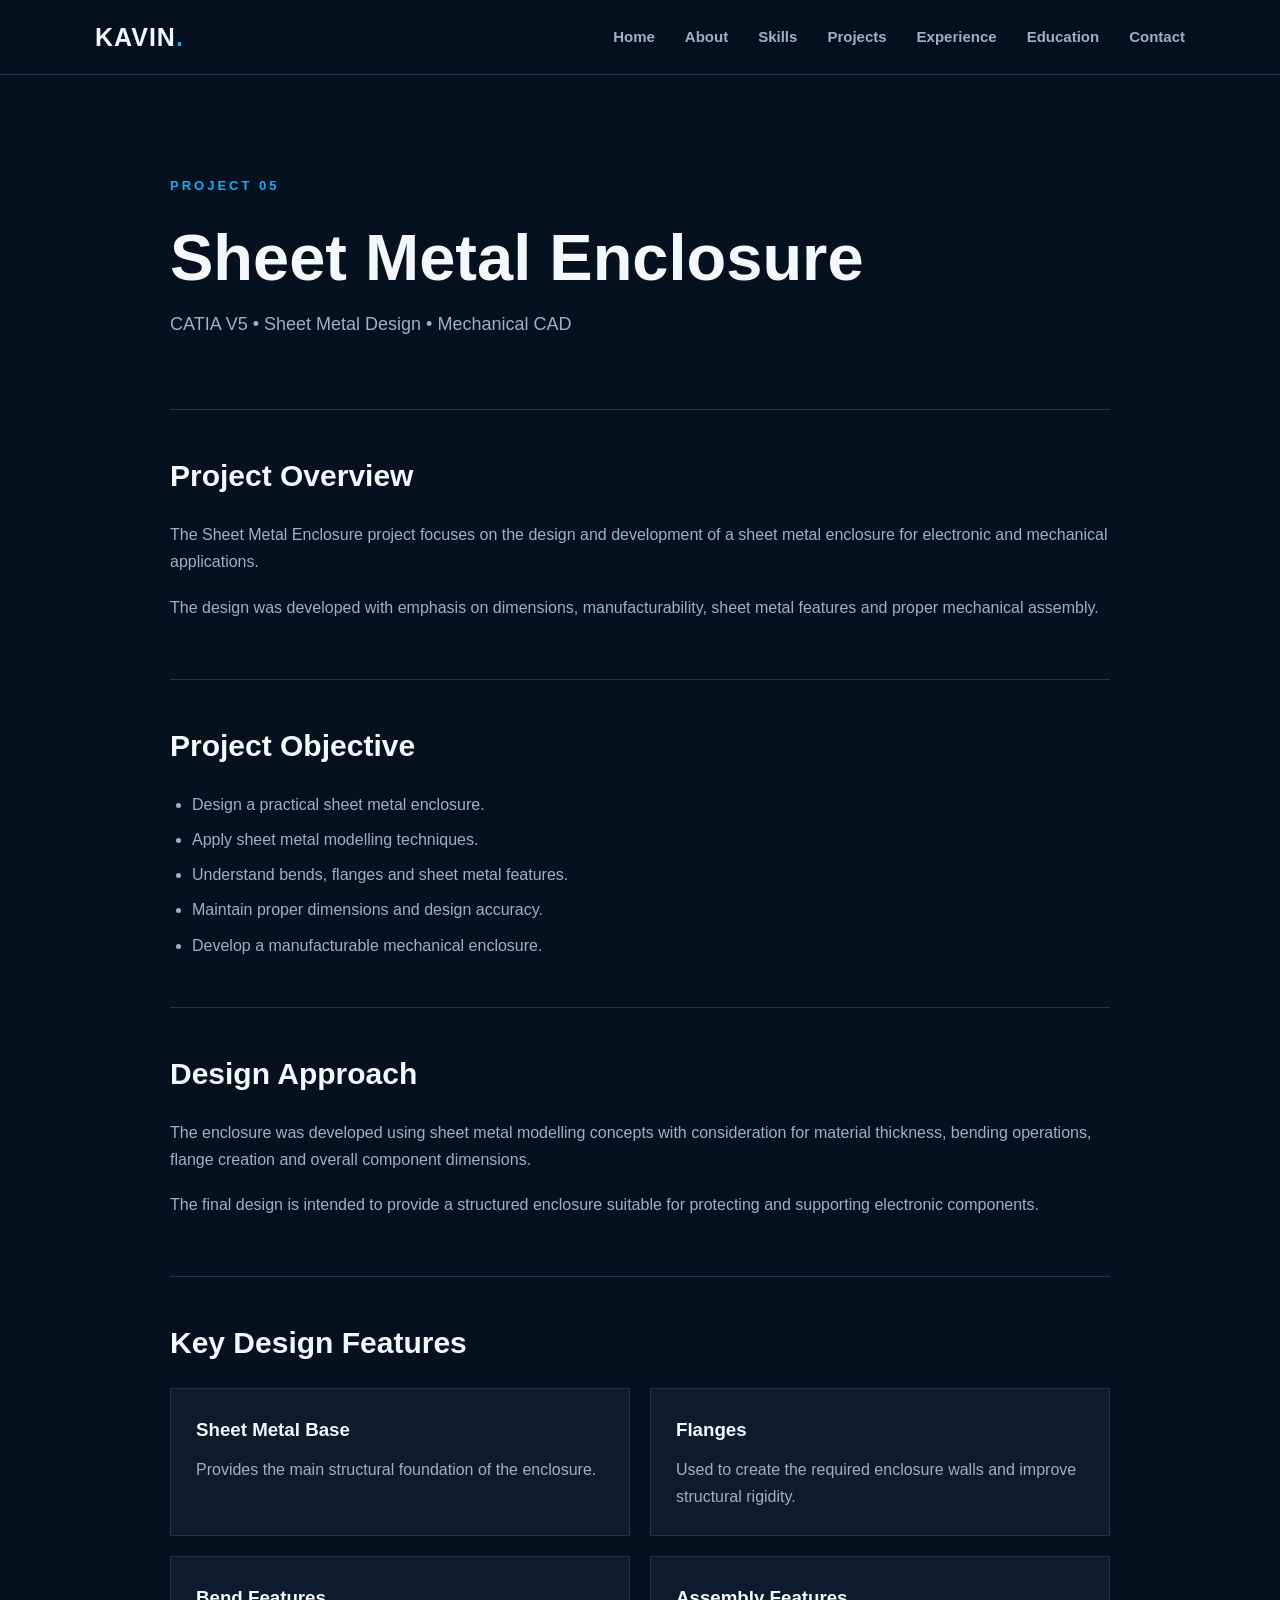
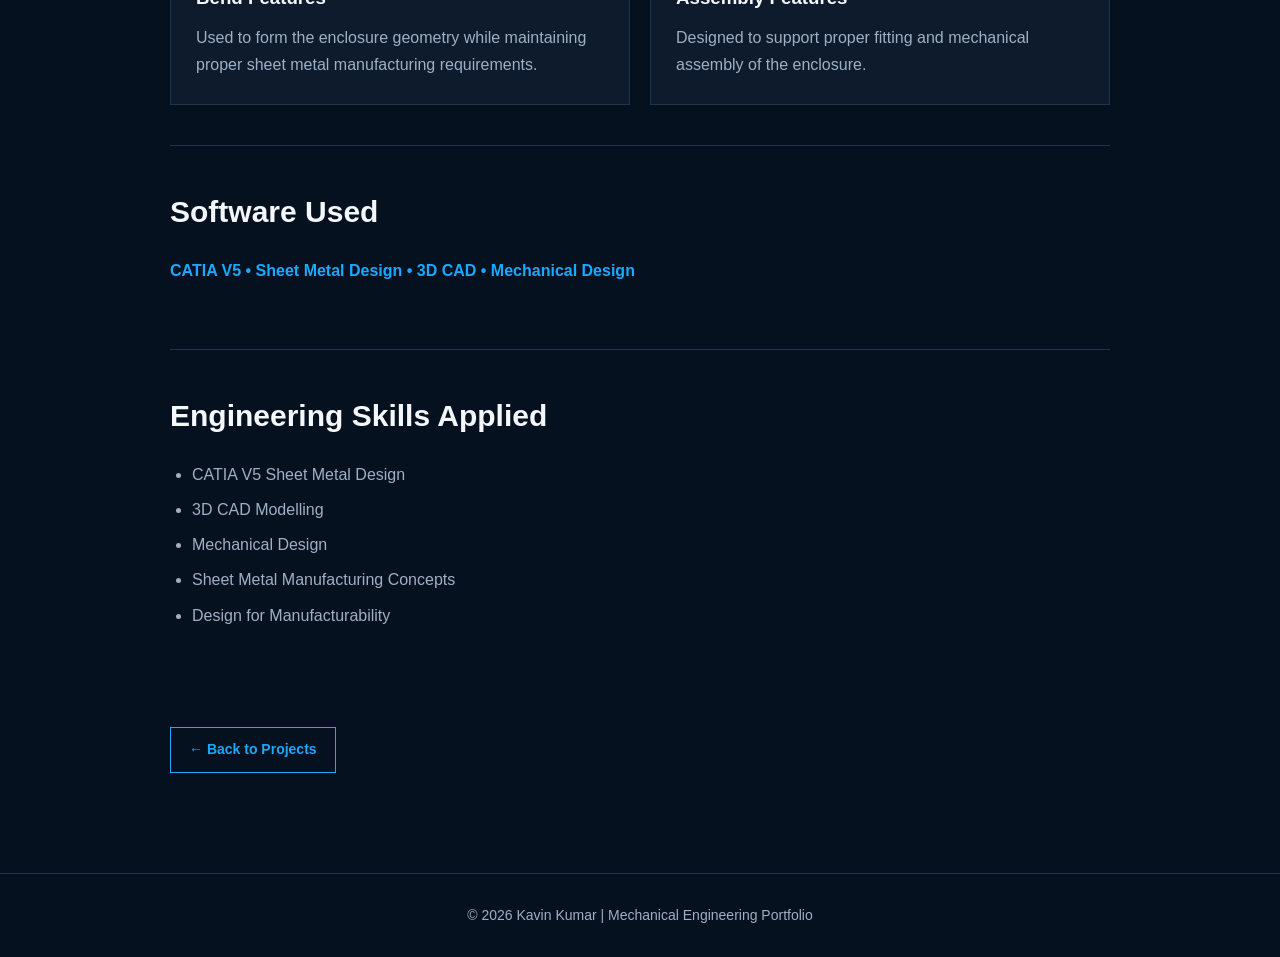
<file: sheet-metal-enclosure.html>
<!DOCTYPE html>
<html lang="en">

<head>
    <meta charset="UTF-8">
    <meta name="viewport" content="width=device-width, initial-scale=1.0">

    <title>Sheet Metal Enclosure | Kavin Kumar</title>

    <link rel="stylesheet" href="../style.css">
</head>

<body>

    <header>

        <nav>

            <div class="logo">
                KAVIN<span>.</span>
            </div>

            <ul>

                <li>
                    <a href="../index.html">
                        Home
                    </a>
                </li>

                <li>
                    <a href="../index.html#about">
                        About
                    </a>
                </li>

                <li>
                    <a href="../index.html#skills">
                        Skills
                    </a>
                </li>

                <li>
                    <a href="../index.html#projects">
                        Projects
                    </a>
                </li>

                <li>
                    <a href="../index.html#experience">
                        Experience
                    </a>
                </li>

                <li>
                    <a href="../index.html#education">
                        Education
                    </a>
                </li>

                <li>
                    <a href="../index.html#contact">
                        Contact
                    </a>
                </li>

            </ul>

        </nav>

    </header>


    <main class="project-details">


        <div class="project-header">

            <span class="project-number">
                PROJECT 05
            </span>

            <h1>
                Sheet Metal Enclosure
            </h1>

            <p>
                CATIA V5 • Sheet Metal Design • Mechanical CAD
            </p>

        </div>


        <section class="project-section">

            <h2>
                Project Overview
            </h2>

            <p>
                The Sheet Metal Enclosure project focuses on the design
                and development of a sheet metal enclosure for
                electronic and mechanical applications.
            </p>

            <p>
                The design was developed with emphasis on dimensions,
                manufacturability, sheet metal features and proper
                mechanical assembly.
            </p>

        </section>


        <section class="project-section">

            <h2>
                Project Objective
            </h2>

            <ul>

                <li>
                    Design a practical sheet metal enclosure.
                </li>

                <li>
                    Apply sheet metal modelling techniques.
                </li>

                <li>
                    Understand bends, flanges and sheet metal features.
                </li>

                <li>
                    Maintain proper dimensions and design accuracy.
                </li>

                <li>
                    Develop a manufacturable mechanical enclosure.
                </li>

            </ul>

        </section>


        <section class="project-section">

            <h2>
                Design Approach
            </h2>

            <p>
                The enclosure was developed using sheet metal modelling
                concepts with consideration for material thickness,
                bending operations, flange creation and overall
                component dimensions.
            </p>

            <p>
                The final design is intended to provide a structured
                enclosure suitable for protecting and supporting
                electronic components.
            </p>

        </section>


        <section class="project-section">

            <h2>
                Key Design Features
            </h2>

            <div class="component-grid">


                <div class="component-card">

                    <h3>
                        Sheet Metal Base
                    </h3>

                    <p>
                        Provides the main structural foundation of
                        the enclosure.
                    </p>

                </div>


                <div class="component-card">

                    <h3>
                        Flanges
                    </h3>

                    <p>
                        Used to create the required enclosure walls
                        and improve structural rigidity.
                    </p>

                </div>


                <div class="component-card">

                    <h3>
                        Bend Features
                    </h3>

                    <p>
                        Used to form the enclosure geometry while
                        maintaining proper sheet metal manufacturing
                        requirements.
                    </p>

                </div>


                <div class="component-card">

                    <h3>
                        Assembly Features
                    </h3>

                    <p>
                        Designed to support proper fitting and
                        mechanical assembly of the enclosure.
                    </p>

                </div>


            </div>

        </section>


        <section class="project-section">

            <h2>
                Software Used
            </h2>

            <div class="project-tech large-tech">

                CATIA V5 • Sheet Metal Design • 3D CAD •
                Mechanical Design

            </div>

        </section>


        <section class="project-section">

            <h2>
                Engineering Skills Applied
            </h2>

            <ul>

                <li>
                    CATIA V5 Sheet Metal Design
                </li>

                <li>
                    3D CAD Modelling
                </li>

                <li>
                    Mechanical Design
                </li>

                <li>
                    Sheet Metal Manufacturing Concepts
                </li>

                <li>
                    Design for Manufacturability
                </li>

            </ul>

        </section>


        <div class="project-navigation">

            <a
                href="../index.html#projects"
                class="project-btn"
            >
                ← Back to Projects
            </a>

        </div>


    </main>


    <footer>

        <p>
            © 2026 Kavin Kumar | Mechanical Engineering Portfolio
        </p>

    </footer>


    <script src="../script.js"></script>

</body>

</html>
</file>
<file: style.css>
/* =========================
   GLOBAL
========================= */

:root {
    --bg: #06111f;
    --card: #0d1b2d;
    --card-hover: #11243a;
    --text: #f4f7fb;
    --muted: #9fb0c4;
    --accent: #19a9ff;
    --border: #20344c;
}

* {
    margin: 0;
    padding: 0;
    box-sizing: border-box;
}

html {
    scroll-behavior: smooth;
}

body {
    font-family: Arial, Helvetica, sans-serif;
    background: var(--bg);
    color: var(--text);
    line-height: 1.7;
    opacity: 0;
    transition: opacity 0.5s ease;
}

body.loaded {
    opacity: 1;
}

a {
    color: inherit;
}

section {
    width: 100%;
    max-width: 1150px;
    margin: auto;
    padding: 110px 30px;
}


/* =========================
   HEADER
========================= */

header {
    position: sticky;
    top: 0;
    z-index: 1000;
    background: rgba(6, 17, 31, 0.95);
    border-bottom: 1px solid var(--border);
    backdrop-filter: blur(10px);
}

nav {
    max-width: 1150px;
    margin: auto;
    min-height: 74px;
    padding: 0 30px;

    display: flex;
    align-items: center;
    justify-content: space-between;
}

.logo {
    font-size: 25px;
    font-weight: 800;
    letter-spacing: 1px;
}

.logo span {
    color: var(--accent);
}

nav ul {
    list-style: none;

    display: flex;
    gap: 30px;
}

nav ul li a {
    text-decoration: none;
    color: var(--muted);
    font-size: 15px;
    font-weight: 600;
    transition: 0.3s ease;
}

nav ul li a:hover,
nav ul li a.active {
    color: var(--accent);
}


/* =========================
   HERO
========================= */

.hero {
    max-width: 1200px;
    min-height: calc(100vh - 74px);

    display: grid;
    grid-template-columns: 1.2fr 0.8fr;
    align-items: center;
    gap: 70px;

    padding-top: 70px;
}

.hero-content {
    max-width: 700px;
}

.tag {
    color: var(--accent);
    font-size: 14px;
    font-weight: 700;
    letter-spacing: 3px;
    margin-bottom: 20px;
}

.hero h1 {
    font-size: clamp(50px, 7vw, 88px);
    line-height: 1;
    margin-bottom: 25px;
}

.hero h2 {
    color: var(--muted);
    font-size: 30px;
    margin-bottom: 20px;
}

.hero-description {
    color: var(--muted);
    font-size: 18px;
    margin-bottom: 35px;
}

.hero-buttons {
    display: flex;
    gap: 15px;
    flex-wrap: wrap;
}

.btn {
    display: inline-block;
    padding: 13px 23px;
    border-radius: 6px;

    text-decoration: none;
    font-weight: 700;

    transition: 0.3s ease;
}

.btn.primary {
    background: var(--accent);
    color: #06111f;
}

.btn.primary:hover {
    transform: translateY(-3px);
}

.btn.secondary {
    border: 1px solid var(--border);
    color: var(--text);
}

.btn.secondary:hover {
    border-color: var(--accent);
    color: var(--accent);
}


/* =========================
   PROFILE IMAGE
========================= */

.hero-image {
    display: flex;
    justify-content: center;
}

.image-frame {
    width: 350px;
    height: 420px;

    padding: 10px;

    border: 1px solid var(--accent);

    position: relative;
}

.image-frame::before {
    content: "";

    position: absolute;

    width: 45px;
    height: 45px;

    top: -15px;
    left: -15px;

    border-top: 2px solid white;
    border-left: 2px solid white;
}

.image-frame::after {
    content: "";

    position: absolute;

    width: 45px;
    height: 45px;

    right: -15px;
    bottom: -15px;

    border-right: 2px solid white;
    border-bottom: 2px solid white;
}

.image-frame img {
    width: 100%;
    height: 100%;

    object-fit: cover;

    display: block;
}


/* =========================
   SECTION TITLE
========================= */

.section-title {
    display: flex;
    align-items: center;
    gap: 15px;

    margin-bottom: 55px;
}

.section-title span {
    color: var(--accent);
    font-size: 15px;
    font-weight: 700;
    letter-spacing: 2px;
}

.section-title h2 {
    font-size: 38px;
}


/* =========================
   ABOUT
========================= */

.about-content {
    max-width: 850px;
}

.about-content p {
    color: var(--muted);
    font-size: 17px;
    margin-bottom: 20px;
}


/* =========================
   SKILLS
========================= */

.skills-grid {
    display: grid;
    grid-template-columns: repeat(4, 1fr);
    gap: 20px;
}

.skill-card {
    background: var(--card);
    border: 1px solid var(--border);

    padding: 30px;

    transition: 0.3s ease;
}

.skill-card:hover {
    transform: translateY(-6px);
    border-color: var(--accent);
    background: var(--card-hover);
}

.skill-card h3 {
    color: var(--text);
    margin-bottom: 20px;
    font-size: 20px;
}

.skill-card p {
    color: var(--muted);
    margin-bottom: 7px;
}


/* =========================
   PROJECTS
========================= */

.projects-grid {
    display: grid;
    grid-template-columns: repeat(2, 1fr);
    gap: 28px;
}

.project-card {
    background: var(--card);
    border: 1px solid var(--border);

    padding: 38px 35px;

    transition:
        background 0.3s ease,
        border-color 0.3s ease,
        transform 0.3s ease;
}

.project-card:hover {
    background: var(--card-hover);
    border-color: var(--accent);
}

.project-number {
    display: block;

    color: var(--accent);

    font-size: 13px;
    font-weight: 700;

    letter-spacing: 3px;

    margin-bottom: 25px;
}

.project-card h3 {
    font-size: 25px;
    margin-bottom: 20px;
}

.project-card p {
    color: var(--muted);
    margin-bottom: 22px;
}

.project-tech {
    color: var(--accent);

    font-size: 14px;
    font-weight: 600;

    margin-bottom: 25px;
}

.project-btn {
    display: inline-block;

    padding: 10px 18px;

    border: 1px solid var(--accent);

    color: var(--accent);

    text-decoration: none;

    font-size: 14px;
    font-weight: 700;

    transition: 0.3s ease;
}

.project-btn:hover {
    background: var(--accent);
    color: #06111f;
    transform: translateY(-2px);
}


/* =========================
   EXPERIENCE
========================= */

.experience-item {
    background: var(--card);

    border-left: 3px solid var(--accent);

    padding: 35px;

    margin-bottom: 25px;
}

.experience-item > span {
    color: var(--accent);

    font-size: 13px;
    font-weight: 700;

    letter-spacing: 2px;
}

.experience-item h3 {
    font-size: 27px;
    margin-top: 12px;
}

.experience-item h4 {
    color: var(--muted);
    margin: 5px 0 15px;
}

.experience-item p {
    color: var(--muted);
}


/* =========================
   EDUCATION
========================= */

.education-card {
    background: var(--card);

    border: 1px solid var(--border);

    padding: 35px;
}

.education-card h3 {
    font-size: 27px;
    margin-bottom: 12px;
}

.education-card p {
    color: var(--muted);
}

.education-card strong {
    display: inline-block;

    margin-top: 15px;

    color: var(--accent);
}


/* =========================
   CONTACT
========================= */

.contact-content {
    background: var(--card);

    border: 1px solid var(--border);

    padding: 40px;

    max-width: 700px;
}

.contact-content h3 {
    font-size: 30px;
    margin-bottom: 10px;
}

.contact-content p {
    color: var(--muted);
}

.contact-content a {
    display: inline-block;

    margin-top: 15px;

    color: var(--accent);

    text-decoration: none;
    font-weight: 700;
}

.contact-content a:hover {
    text-decoration: underline;
}


/* =========================
   FOOTER
========================= */

footer {
    border-top: 1px solid var(--border);

    text-align: center;

    padding: 30px;

    color: var(--muted);

    font-size: 14px;
}


/* =========================
   SCROLL REVEAL
========================= */

.reveal {
    opacity: 0;

    transform: translateY(40px);

    transition:
        opacity 0.7s ease,
        transform 0.7s ease;
}

.reveal.show {
    opacity: 1;
    transform: translateY(0);
}


/* =========================
   PROJECT DETAILS
========================= */

.project-details {
    max-width: 1000px;
    margin: auto;
    padding: 100px 30px;
}

.project-header {
    margin-bottom: 70px;
}

.project-header h1 {
    font-size: clamp(40px, 6vw, 65px);
    line-height: 1.1;
    margin: 15px 0;
}

.project-header p {
    color: var(--muted);
    font-size: 18px;
}

.project-section {
    padding: 40px 0;
    border-top: 1px solid var(--border);
}

.project-section h2 {
    font-size: 30px;
    margin-bottom: 20px;
}

.project-section p {
    color: var(--muted);
    margin-bottom: 18px;
}

.project-section ul {
    padding-left: 22px;
    color: var(--muted);
}

.project-section li {
    margin-bottom: 8px;
}

.component-grid {
    display: grid;
    grid-template-columns: repeat(2, 1fr);
    gap: 20px;
}

.component-card {
    background: var(--card);
    border: 1px solid var(--border);
    padding: 25px;
}

.component-card h3 {
    margin-bottom: 10px;
}

.component-card p {
    margin: 0;
}

.large-tech {
    font-size: 16px;
}

.project-navigation {
    margin-top: 50px;
}


/* =========================
   MOBILE
========================= */

@media (max-width: 900px) {

    nav ul {
        gap: 15px;
    }

    .hero {
        grid-template-columns: 1fr;
        text-align: center;
    }

    .hero-content {
        margin: auto;
    }

    .hero-buttons {
        justify-content: center;
    }

    .skills-grid {
        grid-template-columns: repeat(2, 1fr);
    }

    .hero-image {
        order: -1;
    }

}


@media (max-width: 650px) {

    section {
        padding: 80px 20px;
    }

    nav {
        padding: 15px 20px;
        flex-direction: column;
        gap: 15px;
    }

    nav ul {
        flex-wrap: wrap;
        justify-content: center;
    }

    .hero h1 {
        font-size: 48px;
    }

    .hero h2 {
        font-size: 23px;
    }

    .image-frame {
        width: 280px;
        height: 340px;
    }

    .skills-grid,
    .projects-grid,
    .component-grid {
        grid-template-columns: 1fr;
    }

    .section-title h2 {
        font-size: 30px;
    }

}
</file>
